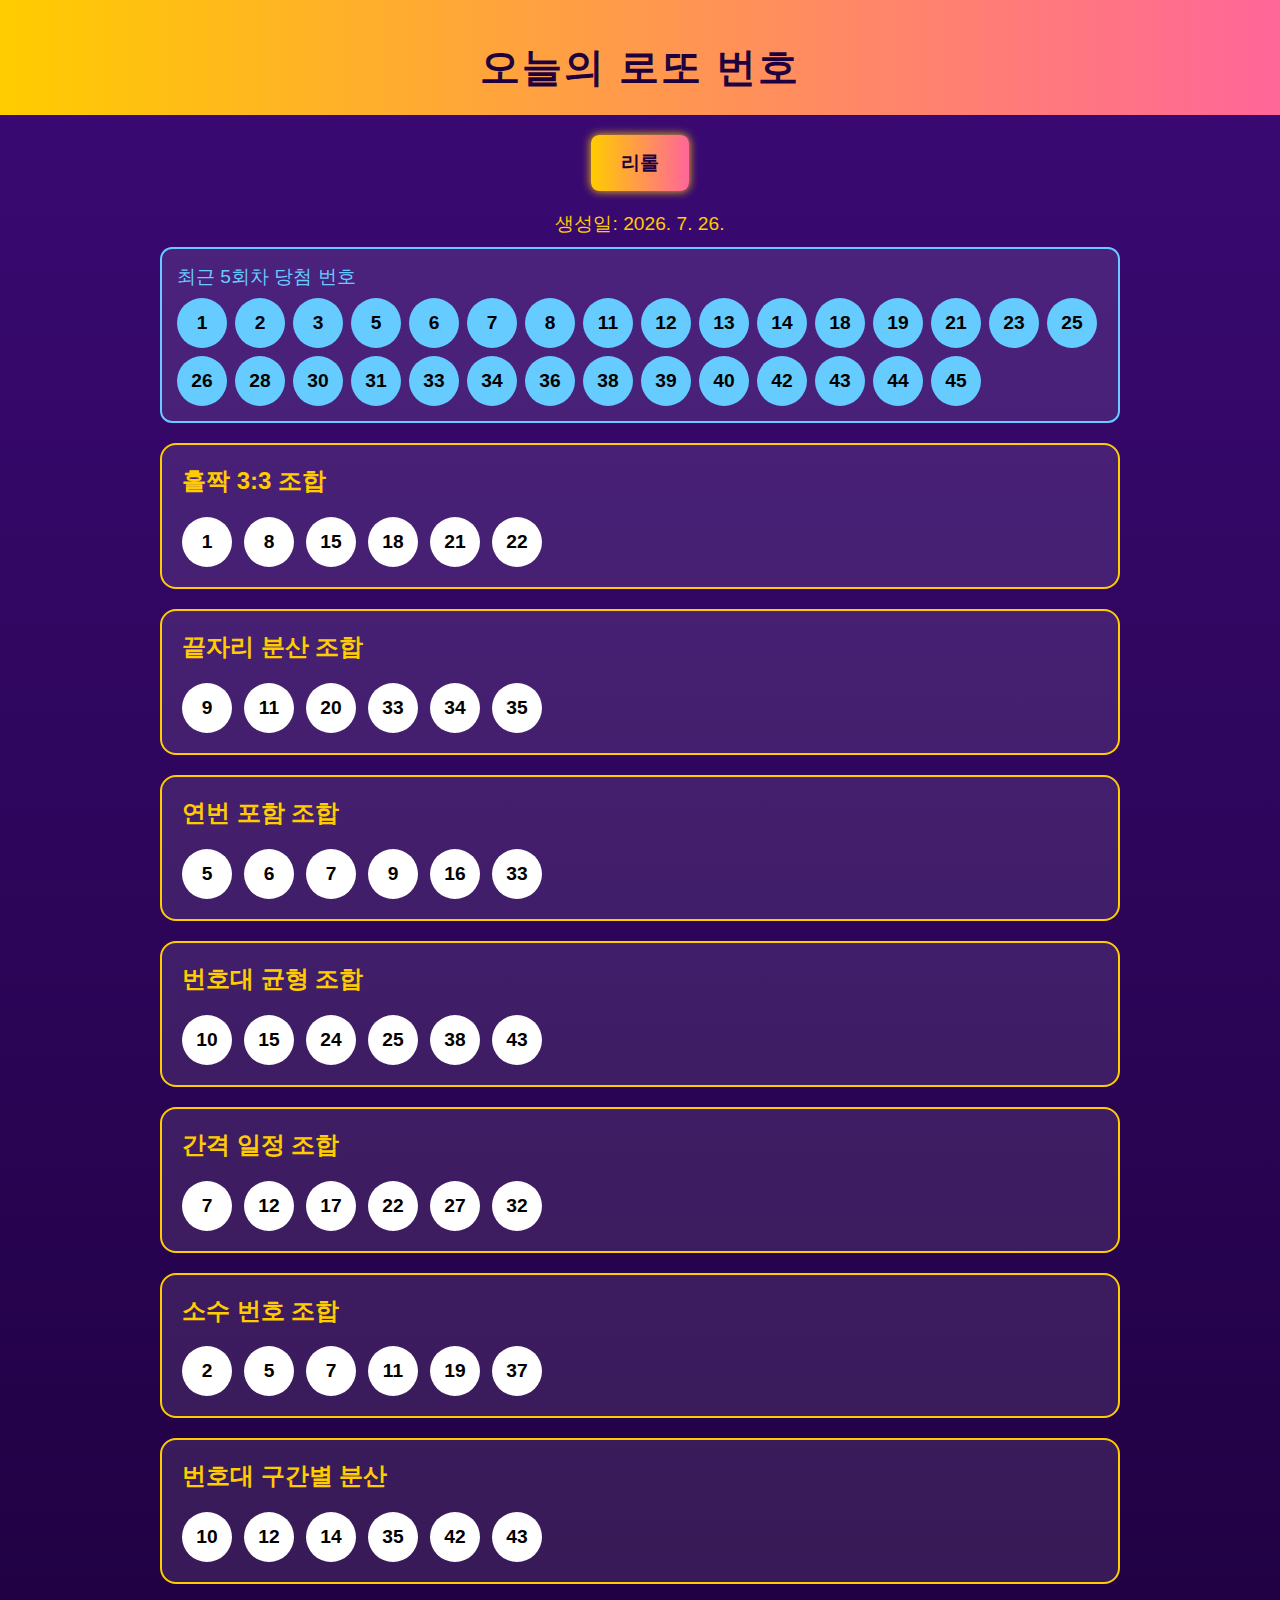
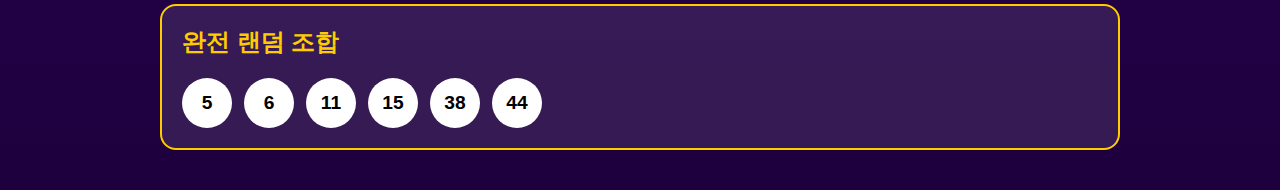
<file: index.html>
<!DOCTYPE html>
<html lang="ko">
<head>
  <meta charset="UTF-8" />
  <meta name="viewport" content="width=device-width, initial-scale=1.0"/>
  <title>오늘의 로또 번호</title>
  <style>
    body {
      margin: 0;
      font-family: 'Segoe UI', sans-serif;
      background: linear-gradient(to bottom, #3b0a75, #1e003e);
      color: #fff;
    }
    header {
      text-align: center;
      padding: 40px 20px 20px;
      background: linear-gradient(to right, #ffcc00, #ff6699);
      color: #1e003e;
      font-size: 2.5em;
      font-weight: 900;
      letter-spacing: 2px;
    }
    .container {
      padding: 20px;
      max-width: 960px;
      margin: 0 auto;
    }
    .reroll-btn {
      display: block;
      margin: 0 auto 20px;
      padding: 15px 30px;
      font-size: 1.2em;
      border: none;
      border-radius: 8px;
      background: linear-gradient(to right, #ffcc00, #ff6699);
      color: #1e003e;
      font-weight: bold;
      cursor: pointer;
      box-shadow: 0 0 10px #ffcc00;
    }
    .date {
      text-align: center;
      font-size: 1.2em;
      color: #ffcc00;
      margin-bottom: 10px;
    }
    .recent {
      background: rgba(255, 255, 255, 0.1);
      border: 2px solid #66ccff;
      border-radius: 12px;
      padding: 15px;
      margin-bottom: 20px;
    }
    .recent-title {
      font-size: 1.2em;
      color: #66ccff;
      margin-bottom: 8px;
    }
    .recent-numbers {
      display: flex;
      flex-wrap: wrap;
      gap: 8px;
    }
    .recent-numbers .ball {
      background: #66ccff;
    }
    .section {
      background: rgba(255, 255, 255, 0.1);
      border: 2px solid #ffcc00;
      border-radius: 16px;
      padding: 20px;
      margin: 20px 0;
    }
    .section h2 {
      margin-top: 0;
      font-size: 1.5em;
      color: #ffcc00;
    }
    .numbers {
      display: flex;
      gap: 12px;
      flex-wrap: wrap;
      margin-top: 10px;
    }
    .ball {
      width: 50px;
      height: 50px;
      border-radius: 50%;
      background: #fff;
      color: #000;
      display: flex;
      justify-content: center;
      align-items: center;
      font-size: 1.2em;
      font-weight: bold;
    }
  </style>
</head>
<body>
  <header>오늘의 로또 번호</header>
  <div class="container">
    <button class="reroll-btn" onclick="reroll()">리롤</button>
    <div class="date" id="todayDate"></div>
    <div class="recent" id="recentDisplay">
      <div class="recent-title">최근 5회차 당첨 번호</div>
      <div class="recent-numbers" id="recentNumbers"></div>
    </div>
    <div id="results"></div>
  </div>

  <script>
    let rerollOffset = 0;

    const methods = [
      "홀짝 3:3 조합",
      "끝자리 분산 조합",
      "연번 포함 조합",
      "번호대 균형 조합",
      "간격 일정 조합",
      "소수 번호 조합",
      "번호대 구간별 분산",
      "완전 랜덤 조합"
    ];

    const mockRecent = [
      [5, 12, 23, 31, 34, 42],
      [7, 14, 19, 28, 33, 45],
      [1, 8, 13, 26, 39, 44],
      [3, 6, 18, 21, 36, 40],
      [2, 11, 25, 30, 38, 43]
    ].flat();

    function seedRandom(seed) {
      let x = Math.sin(seed) * 10000;
      return () => {
        x = Math.sin(x) * 10000;
        return x - Math.floor(x);
      };
    }

    function getRandomFromArray(arr, count, rand) {
      const copy = [...arr];
      const result = [];
      while (result.length < count && copy.length > 0) {
        const index = Math.floor(rand() * copy.length);
        result.push(copy.splice(index, 1)[0]);
      }
      return result;
    }

    function generateLotto(method, rand) {
      const numbers = Array.from({ length: 45 }, (_, i) => i + 1);
      switch (method) {
        case "홀짝 3:3 조합":
          const odds = numbers.filter(n => n % 2 === 1);
          const evens = numbers.filter(n => n % 2 === 0);
          return [...getRandomFromArray(odds, 3, rand), ...getRandomFromArray(evens, 3, rand)].sort((a,b)=>a-b);
        case "끝자리 분산 조합":
          const res = [];
          while (res.length < 6) {
            const n = Math.floor(rand() * 45) + 1;
            if (!res.some(x => x % 10 === n % 10)) res.push(n);
          }
          return res.sort((a, b) => a - b);
        case "연번 포함 조합":
          const start = Math.floor(rand() * 44) + 1;
          const pair = [start, start + 1];
          const rest = getRandomFromArray(numbers.filter(n => !pair.includes(n)), 4, rand);
          return [...pair, ...rest].sort((a,b)=>a-b);
        case "번호대 균형 조합":
          return [
            ...getRandomFromArray(numbers.slice(0, 10), 1, rand),
            ...getRandomFromArray(numbers.slice(10, 20), 1, rand),
            ...getRandomFromArray(numbers.slice(20, 30), 1, rand),
            ...getRandomFromArray(numbers.slice(30, 40), 1, rand),
            ...getRandomFromArray(numbers.slice(40), 1, rand),
            ...getRandomFromArray(numbers, 1, rand)
          ].sort((a,b)=>a-b);
        case "간격 일정 조합":
          const gap = Math.floor(rand() * 5) + 2;
          const base = Math.floor(rand() * 10) + 1;
          return Array.from({ length: 6 }, (_, i) => base + i * gap).filter(n => n <= 45).sort((a,b)=>a-b);
        case "소수 번호 조합":
          const primes = [2,3,5,7,11,13,17,19,23,29,31,37,41,43];
          return getRandomFromArray(primes, 6, rand).sort((a,b)=>a-b);
        case "번호대 구간별 분산":
          return getRandomFromArray(numbers, 6, rand).sort((a,b)=>a-b);
        case "완전 랜덤 조합":
        default:
          return getRandomFromArray(numbers, 6, rand).sort((a,b)=>a-b);
      }
    }

    function renderRecentNumbers() {
      const area = document.getElementById("recentNumbers");
      area.innerHTML = "";
      const set = Array.from(new Set(mockRecent)).sort((a,b)=>a-b);
      set.forEach(n => {
        const ball = document.createElement("div");
        ball.className = "ball";
        ball.textContent = n;
        area.appendChild(ball);
      });
    }

    function reroll() {
      rerollOffset++;
      render();
    }

    function render() {
      const today = new Date();
      const seed = parseInt(today.toISOString().slice(0,10).replace(/-/g,'')) + rerollOffset;
      const rand = seedRandom(seed);
      document.getElementById("todayDate").textContent = `생성일: ${today.toLocaleDateString("ko-KR")}`;
      const resultBox = document.getElementById("results");
      resultBox.innerHTML = "";
      methods.forEach(method => {
        const numbers = generateLotto(method, rand);
        const section = document.createElement("div");
        section.className = "section";
        section.innerHTML = `
          <h2>${method}</h2>
          <div class="numbers">
            ${numbers.map(n => `<div class="ball">${n}</div>`).join("")}
          </div>
        `;
        resultBox.appendChild(section);
      });
    }

    renderRecentNumbers();
    render();
  </script>
</body>
</html>
</file>
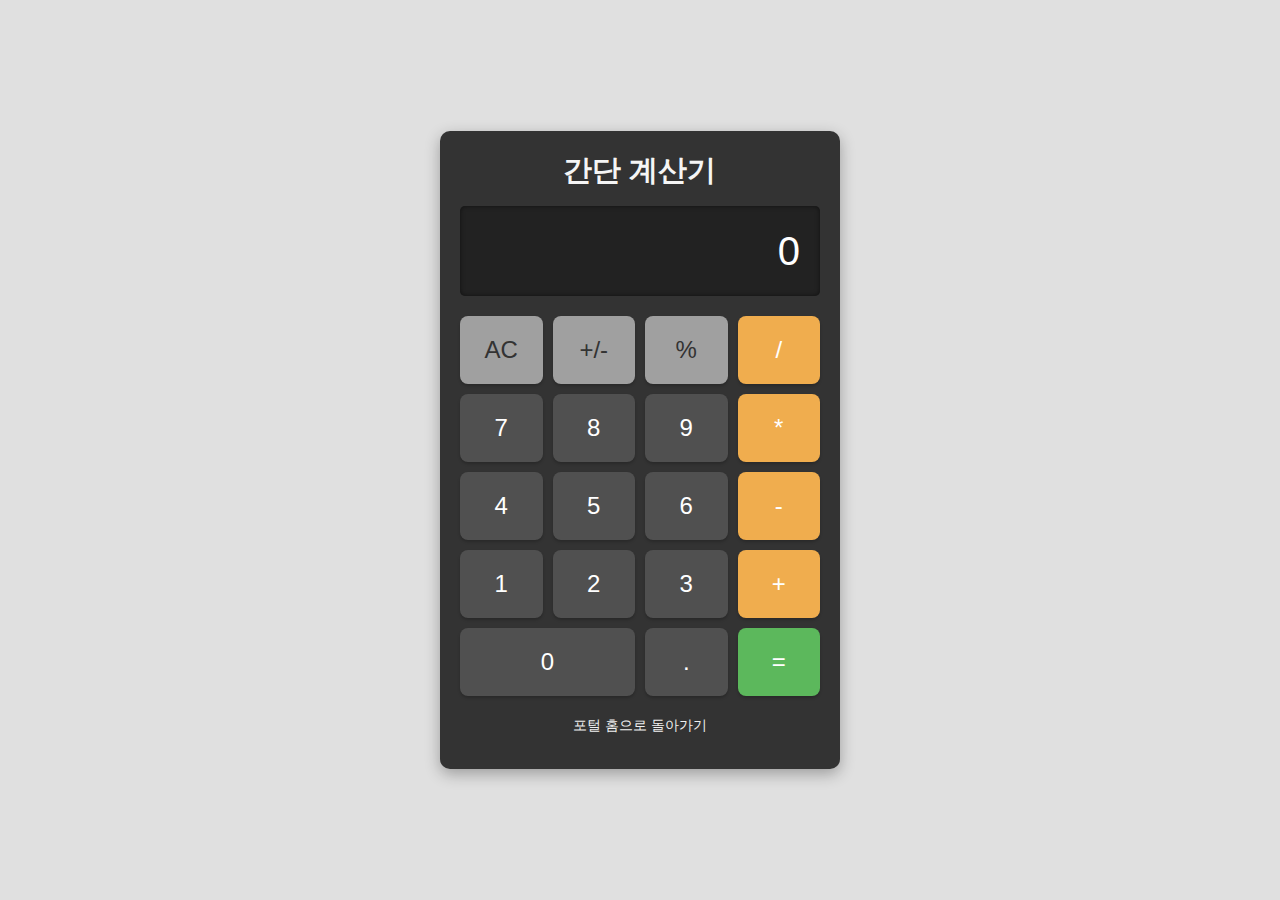
<file: apps/calculator/calculator.html>
<!DOCTYPE html>
<html lang="ko">
<head>
    <meta charset="UTF-8">
    <meta name="viewport" content="width=device-width, initial-scale=1.0">
    <title>간단 계산기</title>
    <link rel="stylesheet" href="calculator_style.css">
</head>
<body>
    <div class="calculator-container">
        <header>
            <h1>간단 계산기</h1>
        </header>
        <main class="calculator">
            <div id="calculator-display" class="calculator-display">0</div>
            <div class="calculator-buttons">
                <button class="button function" data-action="clear">AC</button>
                <button class="button function" data-action="sign">+/-</button>
                <button class="button function" data-action="percent">%</button>
                <button class="button operator" data-operator="divide">/</button>

                <button class="button number" data-number="7">7</button>
                <button class="button number" data-number="8">8</button>
                <button class="button number" data-number="9">9</button>
                <button class="button operator" data-operator="multiply">*</button>

                <button class="button number" data-number="4">4</button>
                <button class="button number" data-number="5">5</button>
                <button class="button number" data-number="6">6</button>
                <button class="button operator" data-operator="subtract">-</button>

                <button class="button number" data-number="1">1</button>
                <button class="button number" data-number="2">2</button>
                <button class="button number" data-number="3">3</button>
                <button class="button operator" data-operator="add">+</button>

                <button class="button number zero" data-number="0">0</button>
                <button class="button number" data-action="decimal">.</button>
                <button class="button operator equals" data-action="calculate">=</button>
            </div>
        </main>
        <footer>
            <p><a href="../../index.html">포털 홈으로 돌아가기</a></p>
        </footer>
    </div>
    <script src="calculator_script.js"></script>
</body>
</html>
</file>
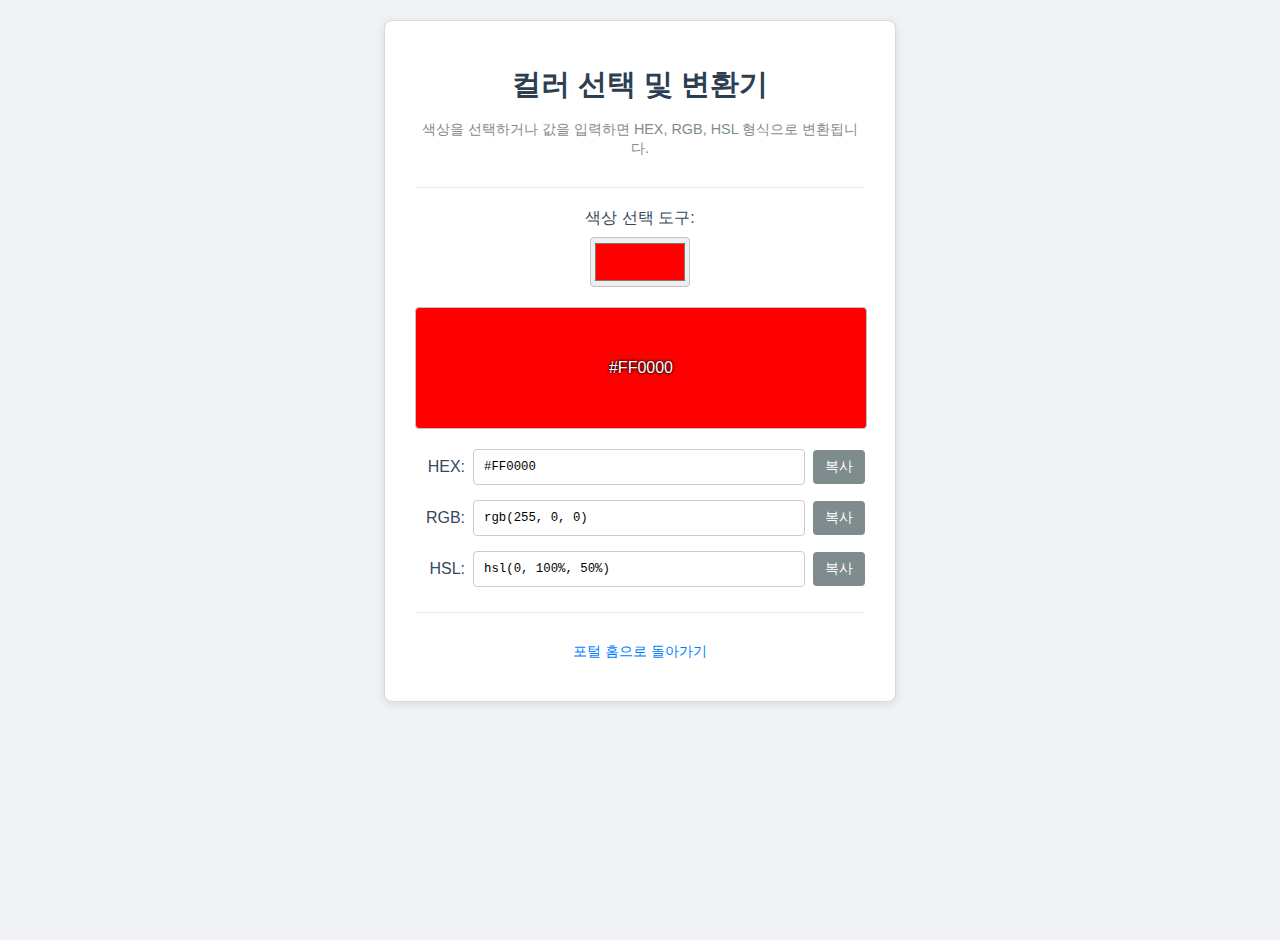
<file: apps/color_converter/color_converter.html>
<!DOCTYPE html>
<html lang="ko">
<head>
    <meta charset="UTF-8">
    <meta name="viewport" content="width=device-width, initial-scale=1.0">
    <title>컬러 선택 및 변환기</title>
    <link rel="stylesheet" href="color_style.css">
</head>
<body>
    <div class="color-converter-container">
        <header>
            <h1>컬러 선택 및 변환기</h1>
            <p>색상을 선택하거나 값을 입력하면 HEX, RGB, HSL 형식으로 변환됩니다.</p>
        </header>
        <main class="color-converter-main">
            <div class="color-picker-section">
                <label for="html-color-picker">색상 선택 도구:</label>
                <input type="color" id="html-color-picker" value="#ff0000"> <!-- Default to red -->
            </div>

            <div id="color-preview" class="color-preview">
                <span id="preview-text">선택된 색상</span>
            </div>

            <div class="color-inputs-section">
                <div class="input-group">
                    <label for="hex-input">HEX:</label>
                    <input type="text" id="hex-input" placeholder="#RRGGBB">
                    <button class="copy-button" data-format="hex">복사</button>
                </div>
                <div class="input-group">
                    <label for="rgb-input">RGB:</label>
                    <input type="text" id="rgb-input" placeholder="rgb(R, G, B)">
                    <button class="copy-button" data-format="rgb">복사</button>
                </div>
                <div class="input-group">
                    <label for="hsl-input">HSL:</label>
                    <input type="text" id="hsl-input" placeholder="hsl(H, S%, L%)">
                    <button class="copy-button" data-format="hsl">복사</button>
                </div>
            </div>
            <div id="error-message-color" style="color:red; margin-top:10px; min-height:1.2em;"></div>
        </main>
        <footer>
            <p><a href="../../index.html">포털 홈으로 돌아가기</a></p>
        </footer>
    </div>
    <script src="color_script.js"></script>
</body>
</html>
</file>
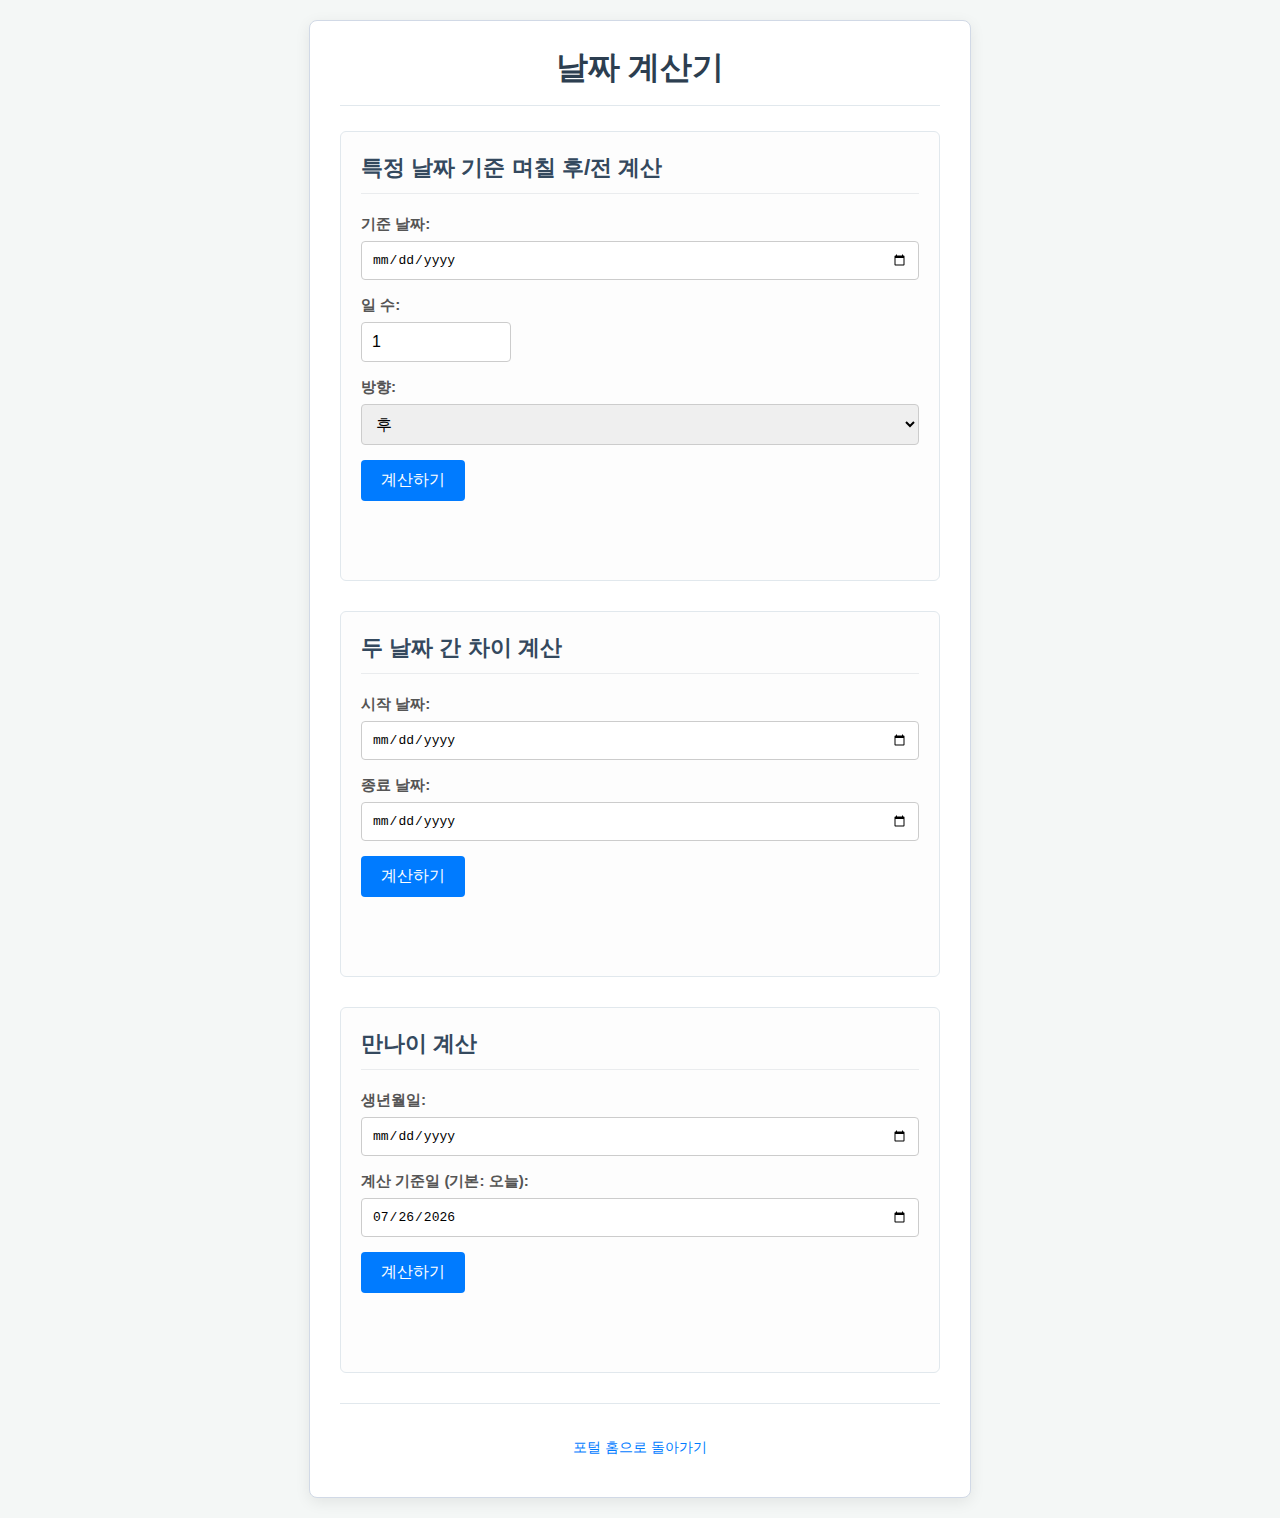
<file: apps/date_calculator/date_calculator.html>
<!DOCTYPE html>
<html lang="ko">
<head>
    <meta charset="UTF-8">
    <meta name="viewport" content="width=device-width, initial-scale=1.0">
    <title>날짜 계산기 (만나이 포함)</title>
    <link rel="stylesheet" href="date_calculator_style.css">
</head>
<body>
    <div class="date-calculator-container">
        <header>
            <h1>날짜 계산기</h1>
        </header>

        <section class="calculator-section" id="offset-section">
            <h2>특정 날짜 기준 며칠 후/전 계산</h2>
            <div class="input-group">
                <label for="ref-date">기준 날짜:</label>
                <input type="date" id="ref-date">
            </div>
            <div class="input-group">
                <label for="days-offset">일 수:</label>
                <input type="number" id="days-offset" value="1" min="0">
            </div>
            <div class="input-group">
                <label for="offset-direction">방향:</label>
                <select id="offset-direction">
                    <option value="after" selected>후</option>
                    <option value="before">전</option>
                </select>
            </div>
            <button id="calc-offset-button">계산하기</button>
            <p id="offset-result-date" class="result-text"></p>
        </section>

        <section class="calculator-section" id="difference-section">
            <h2>두 날짜 간 차이 계산</h2>
            <div class="input-group">
                <label for="start-date">시작 날짜:</label>
                <input type="date" id="start-date">
            </div>
            <div class="input-group">
                <label for="end-date">종료 날짜:</label>
                <input type="date" id="end-date">
            </div>
            <button id="calc-diff-button">계산하기</button>
            <p id="diff-result-days" class="result-text"></p>
        </section>

        <section class="calculator-section" id="age-section">
            <h2>만나이 계산</h2>
            <div class="input-group">
                <label for="birth-date">생년월일:</label>
                <input type="date" id="birth-date">
            </div>
            <div class="input-group">
                <label for="age-calc-date">계산 기준일 (기본: 오늘):</label>
                <input type="date" id="age-calc-date">
            </div>
            <button id="calc-age-button">계산하기</button>
            <p id="age-result" class="result-text"></p>
        </section>
        
        <footer>
            <p><a href="../../index.html">포털 홈으로 돌아가기</a></p>
        </footer>
    </div>
    <script src="date_calculator_script.js"></script>
</body>
</html>
</file>
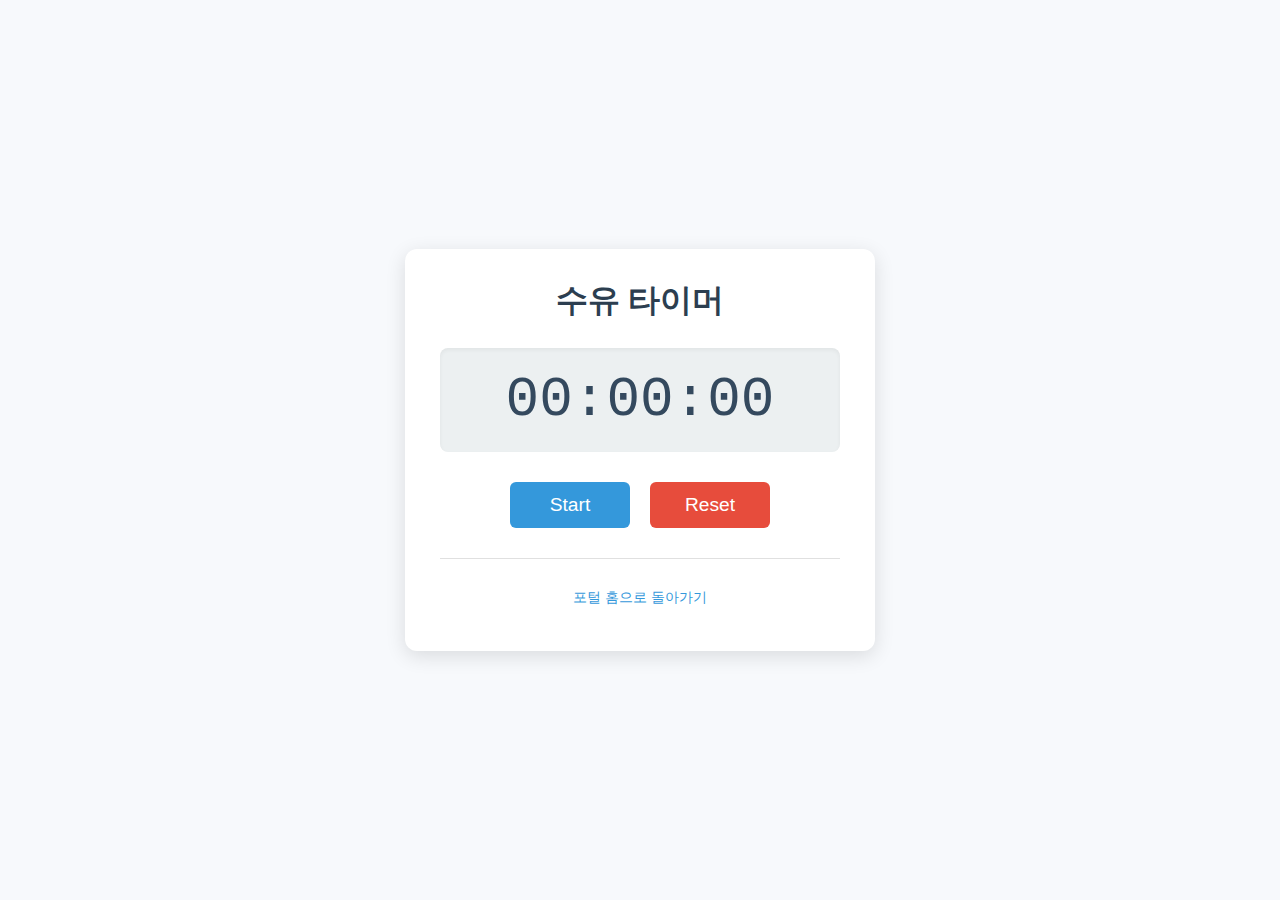
<file: apps/feeding_timer/feeding_timer.html>
<!DOCTYPE html>
<html lang="ko">
<head>
    <meta charset="UTF-8">
    <meta name="viewport" content="width=device-width, initial-scale=1.0">
    <title>수유 타이머</title>
    <link rel="stylesheet" href="feeding_timer_style.css">
</head>
<body>
    <div class="timer-container">
        <header>
            <h1>수유 타이머</h1>
        </header>
        <main class="timer-main">
            <div id="timer-display" class="timer-display">00:00:00</div>
            <div class="timer-controls">
                <button id="control-button" class="button control">Start</button>
                <button id="reset-button" class="button reset">Reset</button>
            </div>
        </main>
        <footer>
            <p><a href="../../index.html">포털 홈으로 돌아가기</a></p>
        </footer>
    </div>
    <script src="feeding_timer_script.js"></script>
</body>
</html>
</file>
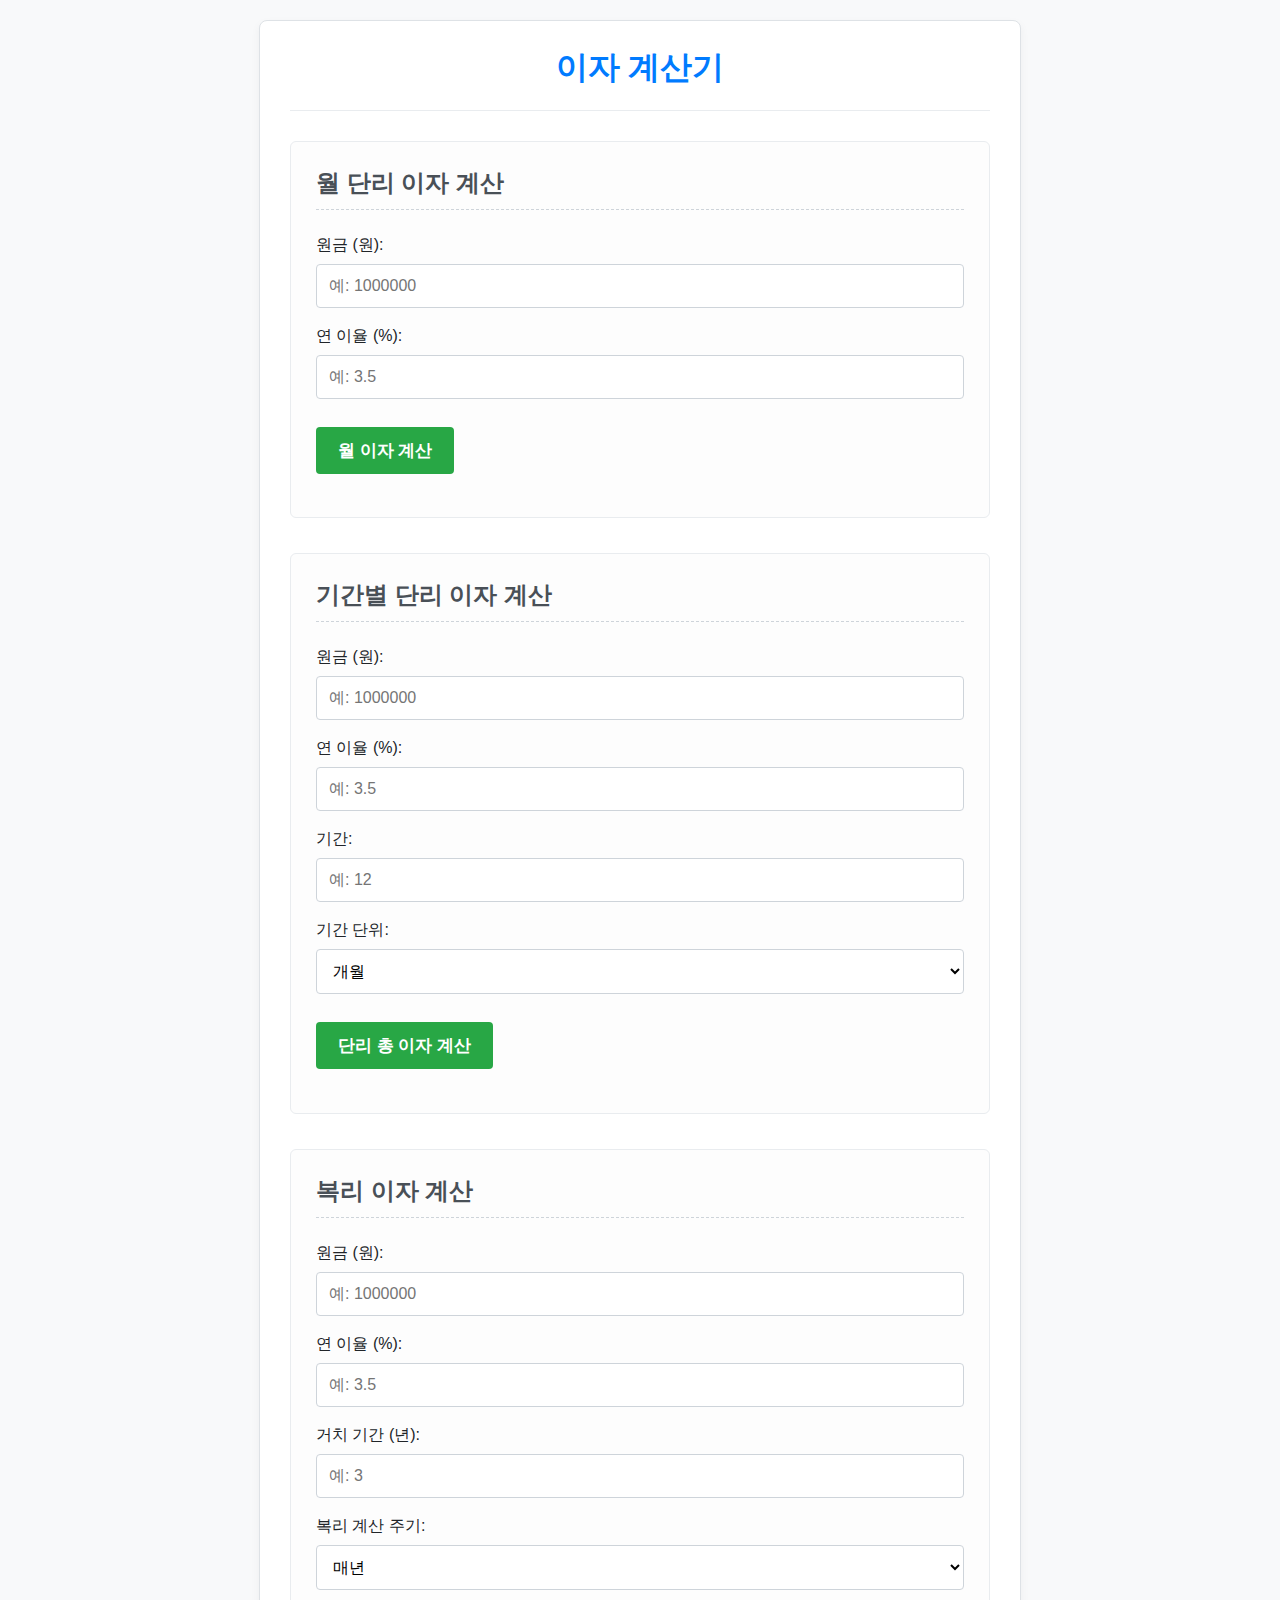
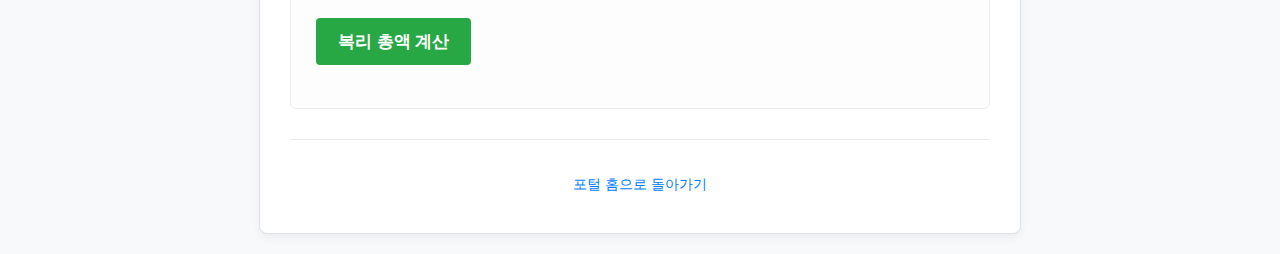
<file: apps/interest_calculator/interest_calculator.html>
<!DOCTYPE html>
<html lang="ko">
<head>
    <meta charset="UTF-8">
    <meta name="viewport" content="width=device-width, initial-scale=1.0">
    <title>이자 계산기</title>
    <link rel="stylesheet" href="interest_calculator_style.css">
</head>
<body>
    <div class="interest-calculator-container">
        <header>
            <h1>이자 계산기</h1>
        </header>

        <section class="calculator-section" id="simple-monthly-interest-section">
            <h2>월 단리 이자 계산</h2>
            <div class="input-group">
                <label for="sm-principal">원금 (원):</label>
                <input type="number" id="sm-principal" placeholder="예: 1000000">
            </div>
            <div class="input-group">
                <label for="sm-annual-rate">연 이율 (%):</label>
                <input type="number" id="sm-annual-rate" step="0.01" placeholder="예: 3.5">
            </div>
            <button id="calc-sm-button">월 이자 계산</button>
            <p id="sm-monthly-interest-result" class="result-text"></p>
        </section>

        <section class="calculator-section" id="simple-interest-period-section">
            <h2>기간별 단리 이자 계산</h2>
            <div class="input-group">
                <label for="si-principal">원금 (원):</label>
                <input type="number" id="si-principal" placeholder="예: 1000000">
            </div>
            <div class="input-group">
                <label for="si-annual-rate">연 이율 (%):</label>
                <input type="number" id="si-annual-rate" step="0.01" placeholder="예: 3.5">
            </div>
            <div class="input-group">
                <label for="si-time-period">기간:</label>
                <input type="number" id="si-time-period" placeholder="예: 12">
            </div>
            <div class="input-group">
                <label for="si-time-unit">기간 단위:</label>
                <select id="si-time-unit">
                    <option value="years">년</option>
                    <option value="months" selected>개월</option>
                </select>
            </div>
            <button id="calc-si-button">단리 총 이자 계산</button>
            <p id="si-total-interest-result" class="result-text"></p>
            <p id="si-total-amount-result" class="result-text"></p>
        </section>

        <section class="calculator-section" id="compound-interest-section">
            <h2>복리 이자 계산</h2>
            <div class="input-group">
                <label for="ci-principal">원금 (원):</label>
                <input type="number" id="ci-principal" placeholder="예: 1000000">
            </div>
            <div class="input-group">
                <label for="ci-annual-rate">연 이율 (%):</label>
                <input type="number" id="ci-annual-rate" step="0.01" placeholder="예: 3.5">
            </div>
            <div class="input-group">
                <label for="ci-time-years">거치 기간 (년):</label>
                <input type="number" id="ci-time-years" placeholder="예: 3">
            </div>
            <div class="input-group">
                <label for="ci-compound-frequency">복리 계산 주기:</label>
                <select id="ci-compound-frequency">
                    <option value="1" selected>매년</option>
                    <option value="2">6개월마다</option>
                    <option value="4">분기별</option>
                    <option value="12">매월</option>
                    <option value="365">매일</option>
                </select>
            </div>
            <button id="calc-ci-button">복리 총액 계산</button>
            <p id="ci-total-amount-result" class="result-text"></p>
            <p id="ci-total-interest-result" class="result-text"></p>
        </section>
        
        <footer>
            <p><a href="../../index.html">포털 홈으로 돌아가기</a></p>
        </footer>
    </div>
    <script src="interest_calculator_script.js"></script>
</body>
</html>
</file>
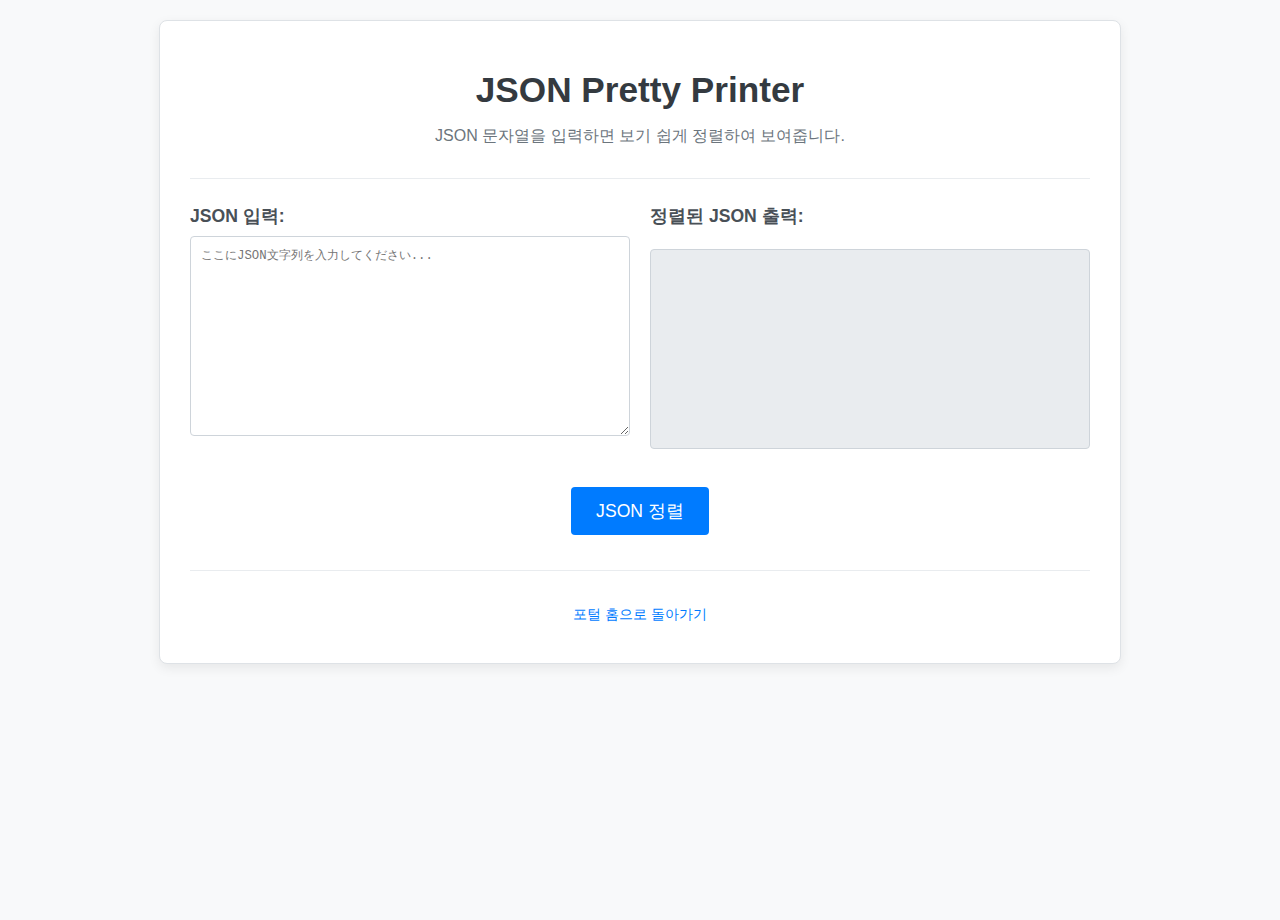
<file: apps/json_pretty_printer/json_pretty_printer.html>
<!DOCTYPE html>
<html lang="ko">
<head>
    <meta charset="UTF-8">
    <meta name="viewport" content="width=device-width, initial-scale=1.0">
    <title>JSON Pretty Printer</title>
    <link rel="stylesheet" href="json_style.css"> <!-- Or json_pretty_printer_style.css -->
</head>
<body>
    <div class="json-printer-container">
        <header>
            <h1>JSON Pretty Printer</h1>
            <p>JSON 문자열을 입력하면 보기 쉽게 정렬하여 보여줍니다.</p>
        </header>
        <main class="json-printer">
            <div class="input-output-section">
                <div class="input-area">
                    <label for="json-input">JSON 입력:</label>
                    <textarea id="json-input" rows="10" placeholder="ここにJSON文字列を入力してください..."></textarea>
                </div>
                <div class="output-area">
                    <label for="json-output">정렬된 JSON 출력:</label>
                    <pre id="json-output-container"><code id="json-output"></code></pre>
                </div>
            </div>
            <div class="controls">
                <button id="prettify-button">JSON 정렬</button>
                <button id="copy-button" style="display:none;">클립보드에 복사</button>
            </div>
            <div id="error-message" class="error-message" style="color:red; margin-top:10px;"></div>
        </main>
        <footer>
            <p><a href="../../index.html">포털 홈으로 돌아가기</a></p>
        </footer>
    </div>
    <script src="json_script.js"></script> <!-- Or json_pretty_printer_script.js -->
</body>
</html>
</file>
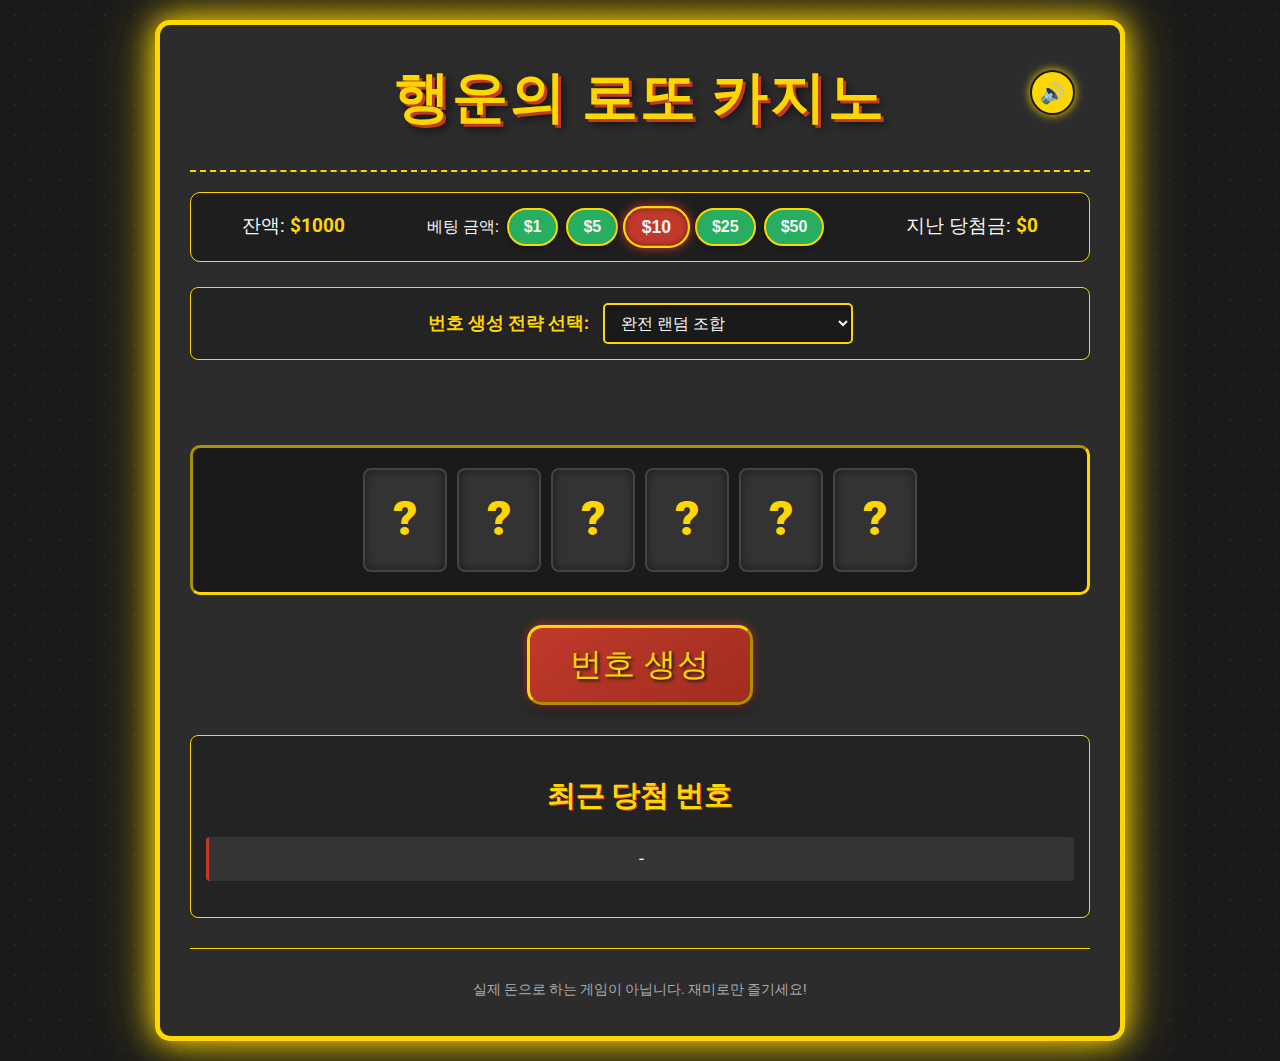
<file: apps/lotto_casino/lotto_casino.html>
<!DOCTYPE html>
<html lang="ko">
<head>
    <meta charset="UTF-8">
    <meta name="viewport" content="width=device-width, initial-scale=1.0">
    <title>행운의 로또 카지노</title> <!-- New Title -->
    <link rel="stylesheet" href="style.css"> <!-- Will point to style.css in the same app folder -->
    <!-- Placeholder for a casino-themed font if available via CDN, e.g., Google Fonts -->
    <link href="https://fonts.googleapis.com/css2?family=Limelight&family=Roboto:wght@400;700&display=swap" rel="stylesheet">
</head>
<body>
    <div class="casino-container">
        <header class="casino-header">
            <h1>행운의 로또 카지노</h1>
            <button id="sound-toggle-button" aria-label="Sound On/Off">🔊</button> <!-- Sound Toggle -->
        </header>

        <div class="balance-bet-section">
            <div class="balance-display">
                잔액: <span id="balance-amount">$1000</span>
            </div>
            <div class="bet-controls">
                베팅 금액:
                <button class="bet-option" data-bet="1">$1</button>
                <button class="bet-option" data-bet="5">$5</button>
                <button class="bet-option" data-bet="10" aria-pressed="true">$10</button> <!-- Default selected bet -->
                <button class="bet-option" data-bet="25">$25</button>
                <button class="bet-option" data-bet="50">$50</button>
            </div>
            <div class="win-display">
                지난 당첨금: <span id="last-win-amount">$0</span>
            </div>
        </div>

        <div class="strategy-selection-section">
            <label for="lotto-strategy-select">번호 생성 전략 선택:</label>
            <select id="lotto-strategy-select">
                <option value="random" selected>완전 랜덤 조합</option>
                <option value="evenOdd33">홀짝 3:3 조합</option>
                <option value="lastDigitDistributed">끝자리 분산 조합</option>
                <option value="sequentialIncluded">연번 포함 조합</option>
                <option value="rangeBalanced">번호대 균형 조합</option>
                <option value="fixedInterval">간격 일정 조합</option>
                <option value="primeCombination">소수 번호 조합</option>
                <option value="rangeIntervalDistributed">번호대 구간별 분산</option>
            </select>
        </div>

        <main class="lotto-main">
            <div id="jackpot-message-area" class="jackpot-message" aria-live="polite">
                <!-- Jackpot messages will appear here -->
            </div>
            <div id="lotto-numbers-display" class="lotto-numbers-wrapper">
                <!-- Numbers will be displayed here, possibly with slot-like individual containers -->
                <div class="lotto-slot">?</div>
                <div class="lotto-slot">?</div>
                <div class="lotto-slot">?</div>
                <div class="lotto-slot">?</div>
                <div class="lotto-slot">?</div>
                <div class="lotto-slot">?</div>
            </div>
            <button id="generate-button" class="casino-button">번호 생성</button>
        </main>

        <aside class="history-section">
            <h2>최근 당첨 번호</h2>
            <ul id="history-list">
                <!-- History items will be populated here by JS -->
                <li>-</li> <!-- Placeholder -->
            </ul>
        </aside>

        <footer class="casino-footer">
            <p>실제 돈으로 하는 게임이 아닙니다. 재미로만 즐기세요!</p>
        </footer>
    </div>
    <script src="script.js"></script> <!-- Will point to script.js in the same app folder -->
</body>
</html>
</file>
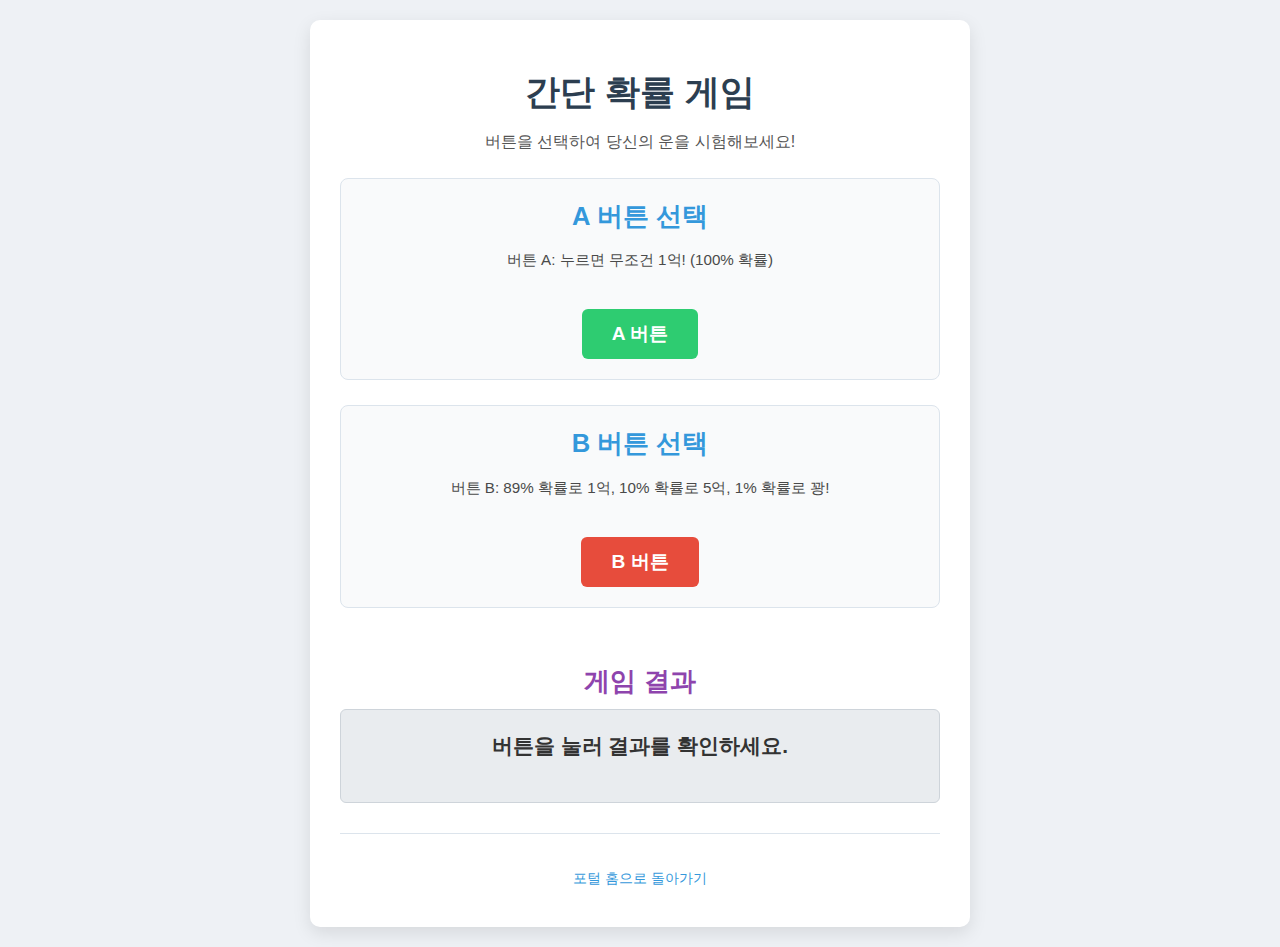
<file: apps/probability_game/probability_game.html>
<!DOCTYPE html>
<html lang="ko">
<head>
    <meta charset="UTF-8">
    <meta name="viewport" content="width=device-width, initial-scale=1.0">
    <title>간단 확률 게임</title>
    <link rel="stylesheet" href="probability_game_style.css">
</head>
<body>
    <div class="game-container">
        <header>
            <h1>간단 확률 게임</h1>
            <p>버튼을 선택하여 당신의 운을 시험해보세요!</p>
        </header>

        <main class="game-main">
            <section class="game-section" id="section-a">
                <h2>A 버튼 선택</h2>
                <p class="description">버튼 A: 누르면 무조건 1억! (100% 확률)</p>
                <button id="button-a" class="game-button">A 버튼</button>
            </section>

            <section class="game-section" id="section-b">
                <h2>B 버튼 선택</h2>
                <p class="description">버튼 B: 89% 확률로 1억, 10% 확률로 5억, 1% 확률로 꽝!</p>
                <button id="button-b" class="game-button">B 버튼</button>
            </section>

            <section class="result-section">
                <h2>게임 결과</h2>
                <div id="game-result" class="result-display">버튼을 눌러 결과를 확인하세요.</div>
            </section>
        </main>

        <footer>
            <p><a href="../../index.html">포털 홈으로 돌아가기</a></p>
        </footer>
    </div>
    <script src="probability_game_script.js"></script>
</body>
</html>
</file>
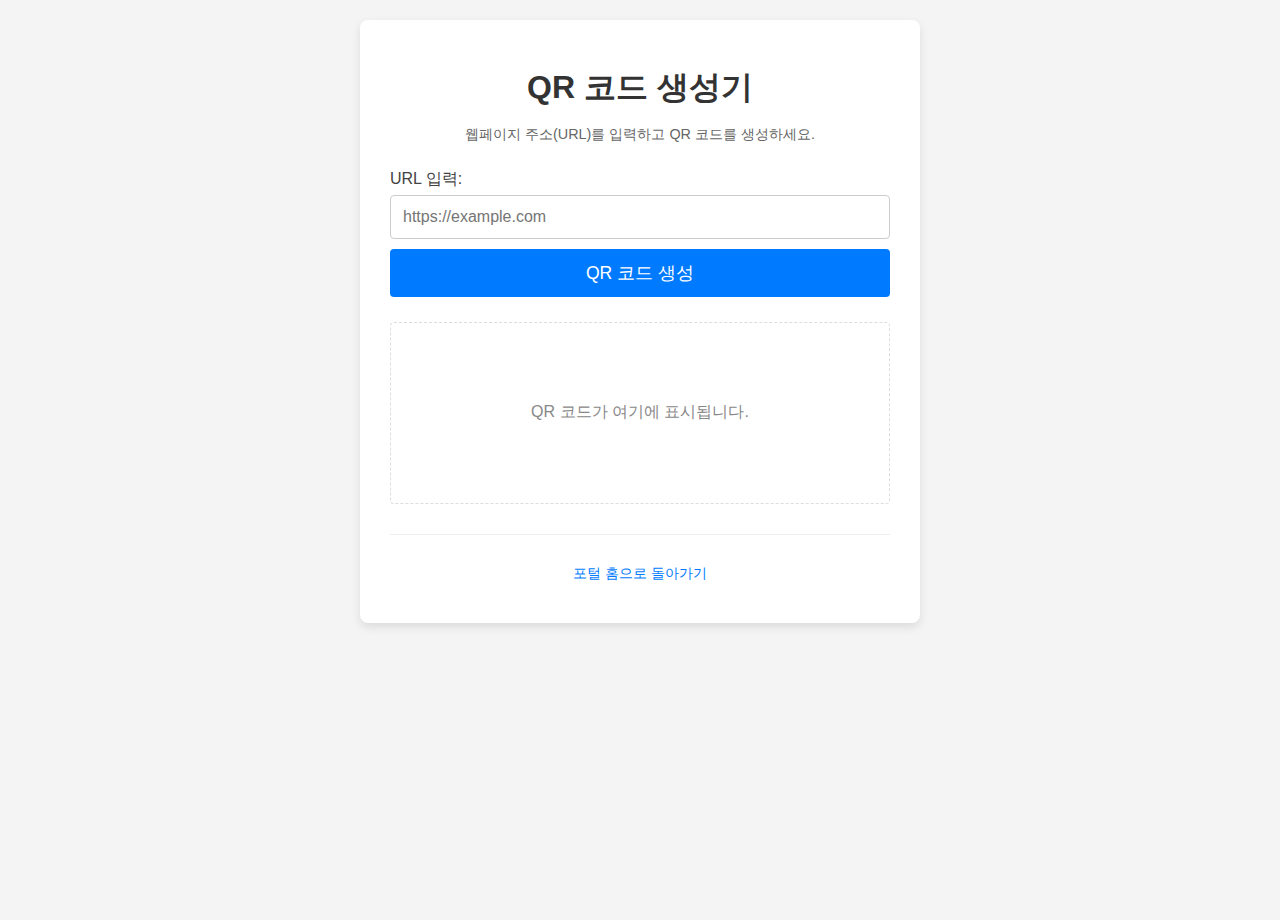
<file: apps/qrcode_generator/qrcode_generator.html>
<!DOCTYPE html>
<html lang="ko">
<head>
    <meta charset="UTF-8">
    <meta name="viewport" content="width=device-width, initial-scale=1.0">
    <title>QR 코드 생성기</title>
    <link rel="stylesheet" href="qrcode_style.css">
</head>
<body>
    <div class="qr-generator-container">
        <header>
            <h1>QR 코드 생성기</h1>
            <p>웹페이지 주소(URL)를 입력하고 QR 코드를 생성하세요.</p>
        </header>
        <main class="qr-generator">
            <div class="input-section">
                <label for="qr-url-input">URL 입력:</label>
                <input type="url" id="qr-url-input" placeholder="https://example.com">
                <button id="generate-qr-button">QR 코드 생성</button>
            </div>
            <div id="qrcode-display-wrapper">
                <p id="qrcode-placeholder-text">QR 코드가 여기에 표시됩니다.</p>
                <div id="qrcode-display">
                    <!-- QR Code will be appended here as an img or canvas -->
                </div>
                <button id="download-qr-button" style="display:none;">QR 코드 다운로드</button>
            </div>
        </main>
        <footer>
            <p><a href="../../index.html">포털 홈으로 돌아가기</a></p>
        </footer>
    </div>
    <!-- The qrcode.js library might be included here by the worker if it chooses to use it from a CDN -->
    <!-- e.g. <script src="https://cdnjs.cloudflare.com/ajax/libs/qrcodejs/1.0.0/qrcode.min.js"></script> -->
    <script src="qrcode_script.js"></script>
</body>
</html>
</file>
<file: apps/calculator/calculator_style.css>
body {
    font-family: Arial, sans-serif;
    margin: 0;
    background-color: #e0e0e0; /* Light background for the page */
    display: flex;
    justify-content: center;
    align-items: center;
    min-height: 100vh;
}

.calculator-container {
    width: 100%;
    max-width: 360px; /* Typical calculator width */
    background-color: #333; /* Dark calculator body */
    border-radius: 10px;
    box-shadow: 0 5px 15px rgba(0,0,0,0.3);
    padding: 20px;
}

.calculator-container header {
    text-align: center;
    margin-bottom: 15px;
}

.calculator-container header h1 {
    font-size: 1.8em;
    color: #f5f5f5; /* Light text for dark background */
    margin: 0;
}

.calculator {
    /* Main calculator structure already defined by container */
}

.calculator-display {
    background-color: #222; /* Very dark display background */
    color: #fff;
    font-size: 2.5em; /* Large font for display */
    padding: 15px 20px;
    text-align: right;
    border-radius: 5px;
    margin-bottom: 20px;
    height: 60px; /* Fixed height */
    line-height: 60px; /* Vertically align text if needed */
    overflow: hidden;
    white-space: nowrap;
    box-shadow: inset 0 0 5px rgba(0,0,0,0.5);
}

.calculator-buttons {
    display: grid;
    grid-template-columns: repeat(4, 1fr); /* 4-column grid */
    gap: 10px; /* Space between buttons */
}

.button {
    background-color: #505050; /* Dark gray for number buttons */
    color: white;
    border: none;
    border-radius: 8px;
    padding: 20px;
    font-size: 1.5em;
    cursor: pointer;
    transition: background-color 0.2s ease-in-out;
    box-shadow: 0 2px 3px rgba(0,0,0,0.2);
}

.button:hover {
    background-color: #686868;
}

.button:active {
    background-color: #7a7a7a;
    transform: translateY(1px);
}

.button.function {
    background-color: #a0a0a0; /* Lighter gray for function buttons */
    color: #333;
}
.button.function:hover { background-color: #b8b8b8; }
.button.function:active { background-color: #cccccc; }


.button.operator {
    background-color: #f0ad4e; /* Orange for operators */
    color: white;
}
.button.operator:hover { background-color: #ec971f; }
.button.operator:active { background-color: #d58512; }

.button.operator.equals { /* Specific style for equals */
    background-color: #5cb85c; /* Green for equals */
    grid-column: span 1; /* Default, but can be overridden */
}
.button.operator.equals:hover { background-color: #4cae4c; }
.button.operator.equals:active { background-color: #449d44; }


.button.zero {
    grid-column: span 2; /* Make '0' button wider */
}

.calculator-container footer {
    text-align: center;
    margin-top: 20px;
    font-size: 0.9em;
}
.calculator-container footer a {
    color: #f0f0f0;
    text-decoration: none;
}
.calculator-container footer a:hover {
    text-decoration: underline;
}
</file>
<file: apps/color_converter/color_style.css>
body {
    font-family: Arial, sans-serif;
    margin: 0;
    background-color: #f0f2f5; /* Light neutral background */
    color: #333;
    display: flex;
    justify-content: center;
    align-items: flex-start;
    min-height: 100vh;
    padding-top: 20px;
    padding-bottom: 20px;
}

.color-converter-container {
    width: 90%;
    max-width: 450px; /* Compact width */
    background-color: #fff;
    border: 1px solid #d9d9d9;
    border-radius: 8px;
    box-shadow: 0 2px 8px rgba(0,0,0,0.1);
    padding: 25px 30px;
}

.color-converter-container header {
    text-align: center;
    margin-bottom: 20px;
    border-bottom: 1px solid #e8e8e8;
    padding-bottom: 15px;
}

.color-converter-container header h1 {
    font-size: 1.8em; /* Slightly smaller for a utility page */
    color: #2c3e50; /* Dark blue/gray */
    margin-bottom: 5px;
}

.color-converter-container header p {
    font-size: 0.9em;
    color: #7f8c8d; /* Muted text color */
}

.color-picker-section {
    display: flex;
    flex-direction: column;
    align-items: center;
    margin-bottom: 20px;
}

.color-picker-section label {
    font-size: 1em;
    color: #34495e;
    margin-bottom: 8px;
}

#html-color-picker {
    width: 100px; /* Standard size for color picker */
    height: 50px; /* Standard size for color picker */
    border: 1px solid #bdc3c7;
    border-radius: 4px;
    cursor: pointer;
}

.color-preview {
    width: 100%;
    height: 120px;
    border: 1px solid #bdc3c7;
    border-radius: 4px;
    margin-bottom: 20px;
    display: flex;
    justify-content: center;
    align-items: center;
    background-color: #ff0000; /* Default, will be updated by JS */
    transition: background-color 0.3s ease;
}

#preview-text {
    color: white; /* Will be dynamically changed by JS to contrast with background */
    font-size: 1em;
    text-shadow: 0 0 3px black, 0 0 3px black; /* Ensure visibility */
}

.color-inputs-section {
    display: flex;
    flex-direction: column;
    gap: 15px; /* Space between input groups */
}

.input-group {
    display: flex;
    align-items: center;
    gap: 8px; /* Space between label, input, and button */
}

.input-group label {
    font-size: 1em;
    color: #34495e;
    width: 50px; /* Fixed width for labels */
    text-align: right;
}

.input-group input[type="text"] {
    flex-grow: 1; /* Input field takes remaining space */
    padding: 10px;
    border: 1px solid #ccc;
    border-radius: 4px;
    font-size: 0.95em;
    font-family: monospace; /* Good for color codes */
}

.input-group input[type="text"].invalid {
    border-color: red;
    background-color: #ffebee;
}

.copy-button {
    padding: 8px 12px;
    font-size: 0.85em;
    background-color: #7f8c8d; /* Muted button color */
    color: white;
    border: none;
    border-radius: 4px;
    cursor: pointer;
    transition: background-color 0.2s ease;
}

.copy-button:hover {
    background-color: #525f63;
}

#error-message-color {
    font-size: 0.9em;
    color: #c0392b; /* Red for errors */
    background-color: #f9ebea;
    border: 1px solid #f5b7b1;
    border-radius: 4px;
    padding: 8px;
    margin-top: 15px;
    text-align: left;
}
#error-message-color:empty {
    display: none; /* Hide if no error message */
}


.color-converter-container footer {
    text-align: center;
    margin-top: 25px;
    padding-top: 15px;
    border-top: 1px solid #e8e8e8;
    font-size: 0.9em;
}
.color-converter-container footer a {
    color: #007bff;
    text-decoration: none;
}
.color-converter-container footer a:hover {
    text-decoration: underline;
}
</file>
<file: apps/date_calculator/date_calculator_style.css>
body {
    font-family: Arial, sans-serif;
    margin: 0;
    background-color: #f4f7f6; /* Light, slightly greenish-gray background */
    color: #333;
    display: flex;
    justify-content: center;
    align-items: flex-start; /* Align to top */
    min-height: 100vh;
    padding: 20px 0; /* Padding top and bottom for the body */
}

.date-calculator-container {
    width: 90%;
    max-width: 600px;
    background-color: #fff;
    border: 1px solid #d1d9e6; /* Softer border */
    border-radius: 8px;
    box-shadow: 0 4px 15px rgba(0,0,0,0.08);
    padding: 25px 30px;
}

.date-calculator-container header {
    text-align: center;
    margin-bottom: 25px;
    border-bottom: 1px solid #e1e8ed;
    padding-bottom: 15px;
}

.date-calculator-container header h1 {
    font-size: 2em;
    color: #2c3e50; /* Dark blue-gray */
    margin: 0;
}

.calculator-section {
    margin-bottom: 30px;
    padding: 20px;
    border: 1px solid #e1e8ed;
    border-radius: 6px;
    background-color: #fdfdfd; /* Slightly off-white for sections */
}

.calculator-section h2 {
    font-size: 1.4em;
    color: #34495e; /* Another dark blue-gray */
    margin-top: 0;
    margin-bottom: 20px;
    border-bottom: 1px solid #eaecee;
    padding-bottom: 10px;
}

.input-group {
    margin-bottom: 15px;
    display: flex;
    flex-direction: column; /* Stack label and input */
}

.input-group label {
    font-size: 0.95em;
    color: #555;
    margin-bottom: 6px;
    font-weight: bold;
}

.input-group input[type="date"],
.input-group input[type="number"],
.input-group select {
    padding: 10px;
    border: 1px solid #ccc;
    border-radius: 4px;
    font-size: 1em;
    width: 100%;
    box-sizing: border-box;
}

.input-group input[type="number"] {
    width: auto; /* Allow number input to be smaller */
    min-width: 100px;
    max-width: 150px;
}


.calculator-section button {
    background-color: #007bff; /* Primary blue */
    color: white;
    border: none;
    border-radius: 4px;
    padding: 10px 20px;
    font-size: 1em;
    cursor: pointer;
    transition: background-color 0.2s ease;
    display: block; /* Make button take full width of its container if needed, or center it */
    margin-top: 10px; /* Space above button */
}

.calculator-section button:hover {
    background-color: #0056b3; /* Darker blue */
}

.result-text {
    margin-top: 15px;
    font-size: 1.1em;
    font-weight: bold;
    color: #28a745; /* Green for results */
    background-color: #e6f7f0;
    padding: 10px;
    border-radius: 4px;
    min-height: 1.5em; /* Ensure it has some height even when empty */
}
.result-text:empty {
    padding: 0; /* No padding if empty */
    border: none;
    background-color: transparent;
}


.date-calculator-container footer {
    text-align: center;
    margin-top: 30px;
    padding-top: 20px;
    border-top: 1px solid #e1e8ed;
    font-size: 0.9em;
}
.date-calculator-container footer a {
    color: #007bff;
    text-decoration: none;
}
.date-calculator-container footer a:hover {
    text-decoration: underline;
}
</file>
<file: apps/feeding_timer/feeding_timer_style.css>
body {
    font-family: 'Segoe UI', Arial, sans-serif; /* Clean, modern font */
    margin: 0;
    background-color: #f7f9fc; /* Soft, light background */
    color: #333;
    display: flex;
    justify-content: center;
    align-items: center; /* Center content vertically */
    min-height: 100vh;
    text-align: center;
}

.timer-container {
    width: 90%;
    max-width: 400px;
    background-color: #ffffff;
    border-radius: 12px;
    box-shadow: 0 5px 20px rgba(0,0,0,0.12);
    padding: 30px 35px;
}

.timer-container header {
    margin-bottom: 25px;
}

.timer-container header h1 {
    font-size: 2em;
    color: #2c3e50; /* Dark slate blue */
    margin: 0;
}

.timer-display {
    font-family: 'Courier New', Courier, monospace; /* Monospace for timer */
    font-size: 3.5em; /* Large timer display */
    color: #34495e; /* Darker text for numbers */
    background-color: #ecf0f1; /* Light gray background for display */
    padding: 20px;
    border-radius: 8px;
    margin-bottom: 30px;
    box-shadow: inset 0 2px 4px rgba(0,0,0,0.05);
}

.timer-controls {
    display: flex;
    justify-content: center; /* Center buttons */
    gap: 20px; /* Space between buttons */
}

.button {
    padding: 12px 25px;
    font-size: 1.2em;
    border: none;
    border-radius: 6px;
    cursor: pointer;
    transition: background-color 0.2s ease, transform 0.1s ease;
    min-width: 120px; /* Ensure buttons have a good width */
}

.button.control {
    background-color: #3498db; /* Blue for Start/Pause/Resume */
    color: white;
}
.button.control:hover {
    background-color: #2980b9;
}

.button.reset {
    background-color: #e74c3c; /* Red for Reset */
    color: white;
}
.button.reset:hover {
    background-color: #c0392b;
}

.button:active {
    transform: translateY(1px);
}


.timer-container footer {
    text-align: center;
    margin-top: 30px;
    padding-top: 15px;
    border-top: 1px solid #e0e0e0;
    font-size: 0.9em;
}
.timer-container footer a {
    color: #3498db; /* Blue link color */
    text-decoration: none;
}
.timer-container footer a:hover {
    text-decoration: underline;
}
</file>
<file: apps/interest_calculator/interest_calculator_style.css>
body {
    font-family: Arial, sans-serif;
    margin: 0;
    background-color: #f8f9fa; /* Light gray background */
    color: #343a40; /* Dark gray text */
    display: flex;
    justify-content: center;
    align-items: flex-start; /* Align to top */
    min-height: 100vh;
    padding: 20px 0; /* Padding top and bottom for the body */
}

.interest-calculator-container {
    width: 90%;
    max-width: 700px; /* Slightly wider for more content */
    background-color: #ffffff;
    border: 1px solid #dee2e6; /* Light border */
    border-radius: 8px;
    box-shadow: 0 4px 10px rgba(0,0,0,0.05);
    padding: 25px 30px;
}

.interest-calculator-container header {
    text-align: center;
    margin-bottom: 30px;
    border-bottom: 1px solid #e9ecef;
    padding-bottom: 20px;
}

.interest-calculator-container header h1 {
    font-size: 2em;
    color: #007bff; /* Blue for header */
    margin: 0;
}

.calculator-section {
    margin-bottom: 35px;
    padding: 25px;
    border: 1px solid #e9ecef; /* Section border */
    border-radius: 6px;
    background-color: #fdfdfd; 
}
.calculator-section:last-of-type {
    margin-bottom: 20px; /* Less margin for the last section */
}


.calculator-section h2 {
    font-size: 1.5em;
    color: #495057; /* Slightly lighter than body text */
    margin-top: 0;
    margin-bottom: 25px;
    padding-bottom: 10px;
    border-bottom: 1px dashed #ced4da;
}

.input-group {
    margin-bottom: 18px;
    display: flex;
    flex-direction: column; 
}

.input-group label {
    font-size: 1em;
    color: #212529;
    margin-bottom: 8px;
    font-weight: 500; /* Slightly bolder labels */
}

.input-group input[type="number"],
.input-group select {
    padding: 12px;
    border: 1px solid #ced4da;
    border-radius: 4px;
    font-size: 1em;
    width: 100%;
    box-sizing: border-box;
    background-color: #fff; /* Ensure inputs are white */
}
/* For number inputs, allow them to be less wide if desired by context */
.input-group input[type="number"] {
     /* width: auto; /* Default to full width due to parent flex settings */
}


.calculator-section button {
    background-color: #28a745; /* Green for calculate buttons */
    color: white;
    border: none;
    border-radius: 4px;
    padding: 12px 22px;
    font-size: 1.05em;
    font-weight: bold;
    cursor: pointer;
    transition: background-color 0.2s ease;
    display: inline-block; /* Allow button to size to content + padding */
    margin-top: 10px; 
}

.calculator-section button:hover {
    background-color: #218838; /* Darker green */
}

.result-text {
    margin-top: 20px;
    font-size: 1.15em;
    font-weight: bold;
    color: #17a2b8; /* Info blue for results */
    background-color: #e7f7fa; /* Light blue background */
    padding: 12px;
    border-radius: 4px;
    border-left: 4px solid #17a2b8;
    min-height: 1.5em; 
    line-height: 1.6;
}
.result-text:empty { /* Hide if empty */
    padding: 0;
    border: none;
    background-color: transparent;
    min-height: 0;
    margin-top: 0;
}
/* Multiple result paragraphs might appear, ensure spacing */
.result-text + .result-text {
    margin-top: 10px;
}


.interest-calculator-container footer {
    text-align: center;
    margin-top: 30px;
    padding-top: 20px;
    border-top: 1px solid #e9ecef;
    font-size: 0.9em;
}
.interest-calculator-container footer a {
    color: #007bff;
    text-decoration: none;
}
.interest-calculator-container footer a:hover {
    text-decoration: underline;
}
</file>
<file: apps/json_pretty_printer/json_style.css>
body {
    font-family: Arial, sans-serif;
    margin: 0;
    background-color: #f8f9fa; /* A very light gray, almost white */
    color: #212529; /* Darker text for better readability */
    display: flex;
    justify-content: center;
    align-items: flex-start;
    min-height: 100vh;
    padding-top: 20px;
}

.json-printer-container {
    width: 90%;
    max-width: 900px; /* Allow more width for side-by-side view if desired */
    background-color: #fff;
    border: 1px solid #dee2e6;
    border-radius: 8px;
    box-shadow: 0 4px 12px rgba(0,0,0,0.075);
    padding: 25px 30px;
}

.json-printer-container header {
    text-align: center;
    margin-bottom: 25px;
    border-bottom: 1px solid #e9ecef;
    padding-bottom: 15px;
}

.json-printer-container header h1 {
    font-size: 2.2em;
    color: #343a40;
    margin-bottom: 5px;
}

.json-printer-container header p {
    font-size: 1em;
    color: #6c757d;
}

.input-output-section {
    display: flex;
    flex-wrap: wrap; /* Allow stacking on smaller screens */
    gap: 20px; /* Space between input and output areas */
    margin-bottom: 20px;
}

.input-area, .output-area {
    flex: 1; /* Each takes half the space */
    min-width: 300px; /* Minimum width before stacking */
    display: flex;
    flex-direction: column;
}

.input-area label, .output-area label {
    font-size: 1.1em;
    color: #495057;
    margin-bottom: 8px;
    font-weight: bold;
}

#json-input {
    width: 100%;
    min-height: 200px; /* Decent initial height */
    border: 1px solid #ced4da;
    border-radius: 4px;
    padding: 10px;
    font-family: monospace; /* Monospace font for JSON */
    font-size: 0.95em;
    box-sizing: border-box;
    resize: vertical; /* Allow vertical resizing */
}

#json-output-container {
    width: 100%;
    min-height: 200px; /* Match input area height */
    background-color: #e9ecef; /* Light background for output */
    border: 1px solid #ced4da;
    border-radius: 4px;
    padding: 10px;
    overflow-x: auto; /* Allow horizontal scrolling for long lines */
    box-sizing: border-box;
}

#json-output { /* The <code> tag */
    font-family: monospace; /* Monospace font for JSON */
    font-size: 0.95em;
    white-space: pre; /* Preserve whitespace from stringify */
    color: #212529;
}

.controls {
    text-align: center;
    margin-bottom: 15px;
}

.controls button {
    background-color: #007bff;
    color: white;
    border: none;
    border-radius: 4px;
    padding: 12px 25px;
    font-size: 1.1em;
    cursor: pointer;
    transition: background-color 0.3s ease;
    margin: 5px;
}

.controls button:hover {
    background-color: #0056b3;
}

.controls button#copy-button {
    background-color: #28a745; /* Green for copy */
}
.controls button#copy-button:hover {
    background-color: #1e7e34;
}


.error-message {
    font-size: 1em;
    color: #dc3545; /* Bootstrap danger color */
    background-color: #f8d7da;
    border: 1px solid #f5c6cb;
    border-radius: 4px;
    padding: 10px;
    margin-top: 15px;
    text-align: left;
}
/* Hide error message if it's empty or not actively showing an error */
.error-message:empty {
    display: none;
}


.json-printer-container footer {
    text-align: center;
    margin-top: 30px;
    padding-top: 20px;
    border-top: 1px solid #e9ecef;
    font-size: 0.9em;
}
.json-printer-container footer a {
    color: #007bff;
    text-decoration: none;
}
.json-printer-container footer a:hover {
    text-decoration: underline;
}
</file>
<file: apps/lotto_casino/style.css>
@import url('https://fonts.googleapis.com/css2?family=Limelight&family=Roboto:wght@400;700;900&display=swap');

:root {
    --casino-red: #c0392b; /* Strong red */
    --casino-black: #1a1a1a; /* Deep black */
    --casino-gold: #ffd700; /* Bright gold */
    --casino-green: #27ae60; /* Card table green */
    --casino-light-text: #f5f5f5;
    --casino-dark-text: #333333;
    --font-display: 'Limelight', cursive; /* For headings, marquee style */
    --font-body: 'Roboto', sans-serif;
}

body {
    font-family: var(--font-body);
    background-color: var(--casino-black);
    background-image: radial-gradient(rgba(255,255,255,0.05) 1px, transparent 1px),
                      radial-gradient(rgba(255,255,255,0.05) 1px, transparent 1px);
    background-size: 30px 30px, 30px 30px; /* Subtle dot pattern */
    background-position: 0 0, 15px 15px;
    color: var(--casino-light-text);
    margin: 0;
    padding: 0;
    display: flex;
    justify-content: center;
    align-items: flex-start; /* Align to top for scrollable content */
    min-height: 100vh;
    line-height: 1.6;
}

.casino-container {
    background-color: #2c2c2c; /* Dark grey, less harsh than pure black */
    border: 5px solid var(--casino-gold);
    border-radius: 15px;
    box-shadow: 0 0 30px var(--casino-gold), 0 0 60px rgba(255, 215, 0, 0.5); /* Strong gold glow */
    margin: 20px;
    padding: 20px 30px;
    width: 95%;
    max-width: 900px; /* Wider for more elements */
    text-align: center;
}

.casino-header {
    padding-bottom: 15px;
    border-bottom: 2px dashed var(--casino-gold);
    margin-bottom: 20px;
    position: relative;
}

.casino-header h1 {
    font-family: var(--font-display);
    color: var(--casino-gold);
    font-size: 3.5em;
    text-shadow: 3px 3px 0px var(--casino-red), 5px 5px 10px rgba(0,0,0,0.7);
    margin: 10px 0;
    letter-spacing: 2px;
}

#sound-toggle-button {
    position: absolute;
    top: 15px;
    right: 15px;
    background: var(--casino-gold);
    color: var(--casino-black);
    border: 2px solid var(--casino-black);
    border-radius: 50%;
    width: 45px;
    height: 45px;
    font-size: 20px;
    cursor: pointer;
    box-shadow: 0 0 10px var(--casino-gold);
    transition: transform 0.2s, box-shadow 0.2s;
}
#sound-toggle-button:hover {
    transform: scale(1.1);
    box-shadow: 0 0 15px var(--casino-gold), 0 0 20px var(--casino-red);
}

.balance-bet-section {
    background-color: rgba(0,0,0,0.3);
    border-radius: 10px;
    padding: 15px;
    margin-bottom: 25px;
    display: flex;
    flex-wrap: wrap;
    justify-content: space-around;
    align-items: center;
    gap: 10px;
    border: 1px solid var(--casino-gold);
}

.balance-display, .win-display {
    font-size: 1.2em;
    color: var(--casino-light-text);
}
.balance-display span, .win-display span {
    color: var(--casino-gold);
    font-weight: bold;
}

.bet-controls {
    display: flex;
    align-items: center;
    gap: 8px;
}
.bet-controls button.bet-option {
    background-color: var(--casino-green);
    color: var(--casino-light-text);
    border: 2px solid var(--casino-gold);
    border-radius: 20px; /* Chip like */
    padding: 8px 15px;
    font-size: 1em;
    font-weight: bold;
    cursor: pointer;
    box-shadow: 0 2px 5px rgba(0,0,0,0.3);
    transition: background-color 0.2s, transform 0.2s;
}
.bet-controls button.bet-option:hover {
    background-color: #2ecc71; /* Lighter green */
    transform: scale(1.05);
}
.bet-controls button.bet-option[aria-pressed="true"] {
    background-color: var(--casino-red);
    box-shadow: 0 0 10px var(--casino-red), inset 0 0 5px rgba(0,0,0,0.5);
    transform: scale(1.1);
}

#jackpot-message-area {
    font-family: var(--font-display);
    font-size: 2.5em;
    color: var(--casino-red);
    text-shadow: 0 0 10px var(--casino-red), 0 0 20px var(--casino-gold);
    min-height: 50px; /* Reserve space */
    margin-bottom: 15px;
    visibility: hidden; /* Initially hidden */
    opacity: 0;
    transition: visibility 0s, opacity 0.5s linear;
}
#jackpot-message-area.visible {
    visibility: visible;
    opacity: 1;
}


.lotto-numbers-wrapper {
    display: flex;
    justify-content: center;
    align-items: center;
    gap: 10px; /* Space between slots */
    padding: 20px;
    background-color: var(--casino-black);
    border: 3px inset var(--casino-gold);
    border-radius: 10px;
    margin-bottom: 30px;
    min-height: 100px; /* Height for slots */
}

.lotto-slot {
    width: 80px; /* Wider for slot feel */
    height: 100px;
    background-color: #333;
    border: 2px solid #444;
    border-radius: 8px;
    color: var(--casino-gold);
    font-size: 3em;
    font-weight: 900; /* Very bold numbers */
    display: flex;
    justify-content: center;
    align-items: center;
    overflow: hidden; /* For spinning effect */
    box-shadow: inset 0 0 10px rgba(0,0,0,0.5);
    position: relative; /* For number reel */
}
/* Individual number reel inside the slot for animation */
.lotto-slot .reel {
    position: absolute;
    top: 0; /* Will be animated */
    left: 0;
    width: 100%;
    text-align: center;
}
.lotto-slot .reel span { /* Individual numbers in the reel */
    display: block;
    height: 100px; /* Match slot height */
    line-height: 100px; /* Vertically center */
}


#generate-button.casino-button {
    font-family: var(--font-display);
    background: linear-gradient(145deg, var(--casino-red), #a02d1f);
    color: var(--casino-gold);
    border: 3px outset var(--casino-gold);
    border-radius: 15px;
    padding: 15px 40px;
    font-size: 2em;
    cursor: pointer;
    text-shadow: 2px 2px 3px var(--casino-black);
    box-shadow: 0 5px 15px rgba(0,0,0,0.4), 0 0 10px var(--casino-red);
    transition: all 0.2s ease-in-out;
    letter-spacing: 1px;
}
#generate-button.casino-button:hover {
    background: linear-gradient(145deg, #e74c3c, var(--casino-red));
    box-shadow: 0 8px 20px rgba(0,0,0,0.5), 0 0 20px var(--casino-red), 0 0 30px var(--casino-gold);
    transform: translateY(-3px) scale(1.03);
}
#generate-button.casino-button:active {
    transform: translateY(0px) scale(1);
    box-shadow: 0 3px 10px rgba(0,0,0,0.4);
}

.history-section {
    margin-top: 30px;
    padding: 15px;
    background-color: rgba(0,0,0,0.2);
    border-radius: 8px;
    border: 1px solid var(--casino-gold);
}
.history-section h2 {
    font-family: var(--font-display);
    color: var(--casino-gold);
    font-size: 1.8em;
    margin-bottom: 10px;
    text-shadow: 1px 1px 0px var(--casino-red);
}
#history-list {
    list-style: none;
    padding: 0;
    max-height: 150px; /* Scrollable history */
    overflow-y: auto;
}
#history-list li {
    background-color: rgba(255,255,255,0.05);
    padding: 8px;
    margin-bottom: 5px;
    border-radius: 4px;
    font-size: 1.1em;
    color: var(--casino-light-text);
    border-left: 3px solid var(--casino-red);
}
#history-list li:nth-child(odd) {
    background-color: rgba(255,255,255,0.08);
}


.casino-footer {
    margin-top: 30px;
    padding-top: 15px;
    border-top: 1px solid var(--casino-gold);
    font-size: 0.9em;
    color: #aaa;
}

/* Basic Responsive */
@media (max-width: 768px) {
    .casino-header h1 { font-size: 2.5em; }
    .lotto-slot { width: 60px; height: 80px; font-size: 2em; }
    .lotto-slot .reel span { height: 80px; line-height: 80px; }
    #generate-button.casino-button { font-size: 1.5em; padding: 12px 30px; }
    .balance-bet-section { flex-direction: column; gap: 15px; }
}
@media (max-width: 480px) {
    .casino-container { margin: 10px; padding: 15px; }
    .casino-header h1 { font-size: 2em; }
    #sound-toggle-button { width: 35px; height: 35px; font-size: 16px; top:10px; right:10px;}
    .lotto-numbers-wrapper { flex-wrap: wrap; gap: 5px; padding:10px; }
    .lotto-slot { width: 45px; height: 60px; font-size: 1.5em; margin-bottom:5px;}
    .lotto-slot .reel span { height: 60px; line-height: 60px; }
    #generate-button.casino-button { font-size: 1.2em; padding: 10px 20px; }
    .bet-controls { flex-wrap: wrap; justify-content: center; }
    .bet-controls button.bet-option { padding: 6px 10px; font-size: 0.9em; }
}

/* Styles for Lotto Strategy Selection UI */
.strategy-selection-section {
    background-color: rgba(0,0,0,0.2); /* Similar to history section */
    padding: 15px 20px;
    margin-bottom: 20px; /* Space before lotto display */
    border-radius: 8px;
    border: 1px solid var(--casino-gold);
    text-align: center; /* Center label and select */
}

.strategy-selection-section label {
    font-family: var(--font-body);
    font-weight: bold;
    color: var(--casino-gold);
    font-size: 1.1em;
    margin-right: 10px;
    text-shadow: 1px 1px 1px var(--casino-black);
}

#lotto-strategy-select {
    font-family: var(--font-body);
    background-color: var(--casino-black);
    color: var(--casino-light-text);
    border: 2px solid var(--casino-gold);
    border-radius: 5px;
    padding: 8px 12px;
    font-size: 1em;
    min-width: 250px; /* Give it some decent width */
    box-shadow: inset 0 0 5px rgba(0,0,0,0.5);
}

#lotto-strategy-select:focus {
    outline: none;
    border-color: var(--casino-red);
    box-shadow: 0 0 10px var(--casino-red), inset 0 0 5px rgba(0,0,0,0.5);
}

/* Styling for the dropdown arrow might be browser-dependent and harder to customize fully with pure CSS,
   but basic background/border/color should apply. */
</file>
<file: apps/probability_game/probability_game_style.css>
body {
    font-family: 'Helvetica Neue', Arial, sans-serif;
    margin: 0;
    background-color: #eef1f5; /* Light, friendly background */
    color: #333;
    display: flex;
    justify-content: center;
    align-items: center; /* Center content vertically */
    min-height: 100vh;
    text-align: center;
    padding: 20px;
    box-sizing: border-box;
}

.game-container {
    width: 90%;
    max-width: 600px;
    background-color: #ffffff;
    border-radius: 10px;
    box-shadow: 0 6px 18px rgba(0,0,0,0.1);
    padding: 25px 30px;
}

.game-container header {
    margin-bottom: 25px;
}

.game-container header h1 {
    font-size: 2.2em;
    color: #2c3e50; /* Dark blue */
    margin-bottom: 8px;
}
.game-container header p {
    font-size: 1em;
    color: #555;
}

.game-main {
    display: flex;
    flex-direction: column; /* Stack game sections */
    gap: 25px; /* Space between sections */
}

.game-section {
    padding: 20px;
    border: 1px solid #dce4ec;
    border-radius: 8px;
    background-color: #f9fafb;
}

.game-section h2 {
    font-size: 1.6em;
    color: #3498db; /* Blue for section titles */
    margin-top: 0;
    margin-bottom: 10px;
}

.description {
    font-size: 0.95em;
    color: #4a4a4a;
    line-height: 1.5;
    margin-bottom: 15px;
    min-height: 3em; /* Give some space for text */
}

.game-button {
    padding: 12px 30px;
    font-size: 1.2em;
    font-weight: bold;
    border: none;
    border-radius: 6px;
    cursor: pointer;
    transition: background-color 0.2s ease, transform 0.1s ease;
    color: white;
}

#button-a {
    background-color: #2ecc71; /* Green */
}
#button-a:hover {
    background-color: #27ae60;
}

#button-b {
    background-color: #e74c3c; /* Red */
}
#button-b:hover {
    background-color: #c0392b;
}

.game-button:active {
    transform: scale(0.98);
}

.result-section {
    margin-top: 10px; /* A bit less margin if sections are stacked */
}

.result-section h2 {
    font-size: 1.6em;
    color: #8e44ad; /* Purple for result title */
    margin-bottom: 10px;
}

.result-display {
    font-size: 1.3em;
    font-weight: bold;
    color: #333;
    background-color: #e9ecef;
    padding: 20px;
    border-radius: 6px;
    min-height: 2.5em; /* Ensure it's visible */
    line-height: 1.5;
    border: 1px solid #ced4da;
}

.game-container footer {
    text-align: center;
    margin-top: 30px;
    padding-top: 20px;
    border-top: 1px solid #dce4ec;
    font-size: 0.9em;
}
.game-container footer a {
    color: #3498db;
    text-decoration: none;
}
.game-container footer a:hover {
    text-decoration: underline;
}
</file>
<file: apps/qrcode_generator/qrcode_style.css>
body {
    font-family: Arial, sans-serif;
    margin: 0;
    background-color: #f4f4f4; /* Light gray page background */
    display: flex;
    justify-content: center;
    align-items: flex-start; /* Align to top for potentially taller content */
    min-height: 100vh;
    padding-top: 20px; /* Add some space at the top */
}

.qr-generator-container {
    width: 90%;
    max-width: 500px;
    background-color: #fff;
    border-radius: 8px;
    box-shadow: 0 4px 10px rgba(0,0,0,0.1);
    padding: 25px 30px;
    text-align: center;
}

.qr-generator-container header {
    margin-bottom: 25px;
}

.qr-generator-container header h1 {
    font-size: 2em;
    color: #333;
    margin-bottom: 5px;
}

.qr-generator-container header p {
    font-size: 0.9em;
    color: #666;
}

.input-section {
    margin-bottom: 25px;
    display: flex;
    flex-direction: column;
    gap: 10px;
}

.input-section label {
    font-size: 1em;
    color: #444;
    text-align: left;
    margin-bottom: -5px; /* Slightly closer to input */
}

#qr-url-input {
    padding: 12px;
    border: 1px solid #ccc;
    border-radius: 4px;
    font-size: 1em;
    width: 100%; /* Full width of its container */
    box-sizing: border-box; /* Include padding and border in the element's total width and height */
}

#generate-qr-button {
    background-color: #007bff;
    color: white;
    border: none;
    border-radius: 4px;
    padding: 12px 20px;
    font-size: 1.1em;
    cursor: pointer;
    transition: background-color 0.3s ease;
}

#generate-qr-button:hover {
    background-color: #0056b3;
}

#qrcode-display-wrapper {
    margin-top: 20px;
    padding: 15px;
    border: 1px dashed #ddd;
    border-radius: 4px;
    min-height: 150px; /* Minimum height for the QR code area */
    display: flex;
    flex-direction: column;
    justify-content: center;
    align-items: center;
}

#qrcode-placeholder-text {
    color: #888;
    font-size: 1em;
}

#qrcode-display canvas,
#qrcode-display img {
    max-width: 100%; /* Ensure QR code is responsive within its container */
    height: auto;
    border: 1px solid #eee; /* Slight border around the QR code itself */
}

#download-qr-button {
    background-color: #28a745; /* Green for download */
    color: white;
    border: none;
    border-radius: 4px;
    padding: 10px 15px;
    font-size: 1em;
    cursor: pointer;
    margin-top: 15px;
    transition: background-color 0.3s ease;
}
#download-qr-button:hover {
    background-color: #1e7e34;
}
#download-qr-button[style*="display:none"] { /* Ensure it's truly not taking space if hidden by style attribute */
    display: none !important;
}


.qr-generator-container footer {
    text-align: center;
    margin-top: 30px;
    padding-top: 15px;
    border-top: 1px solid #eee;
    font-size: 0.9em;
}
.qr-generator-container footer a {
    color: #007bff;
    text-decoration: none;
}
.qr-generator-container footer a:hover {
    text-decoration: underline;
}
</file>
